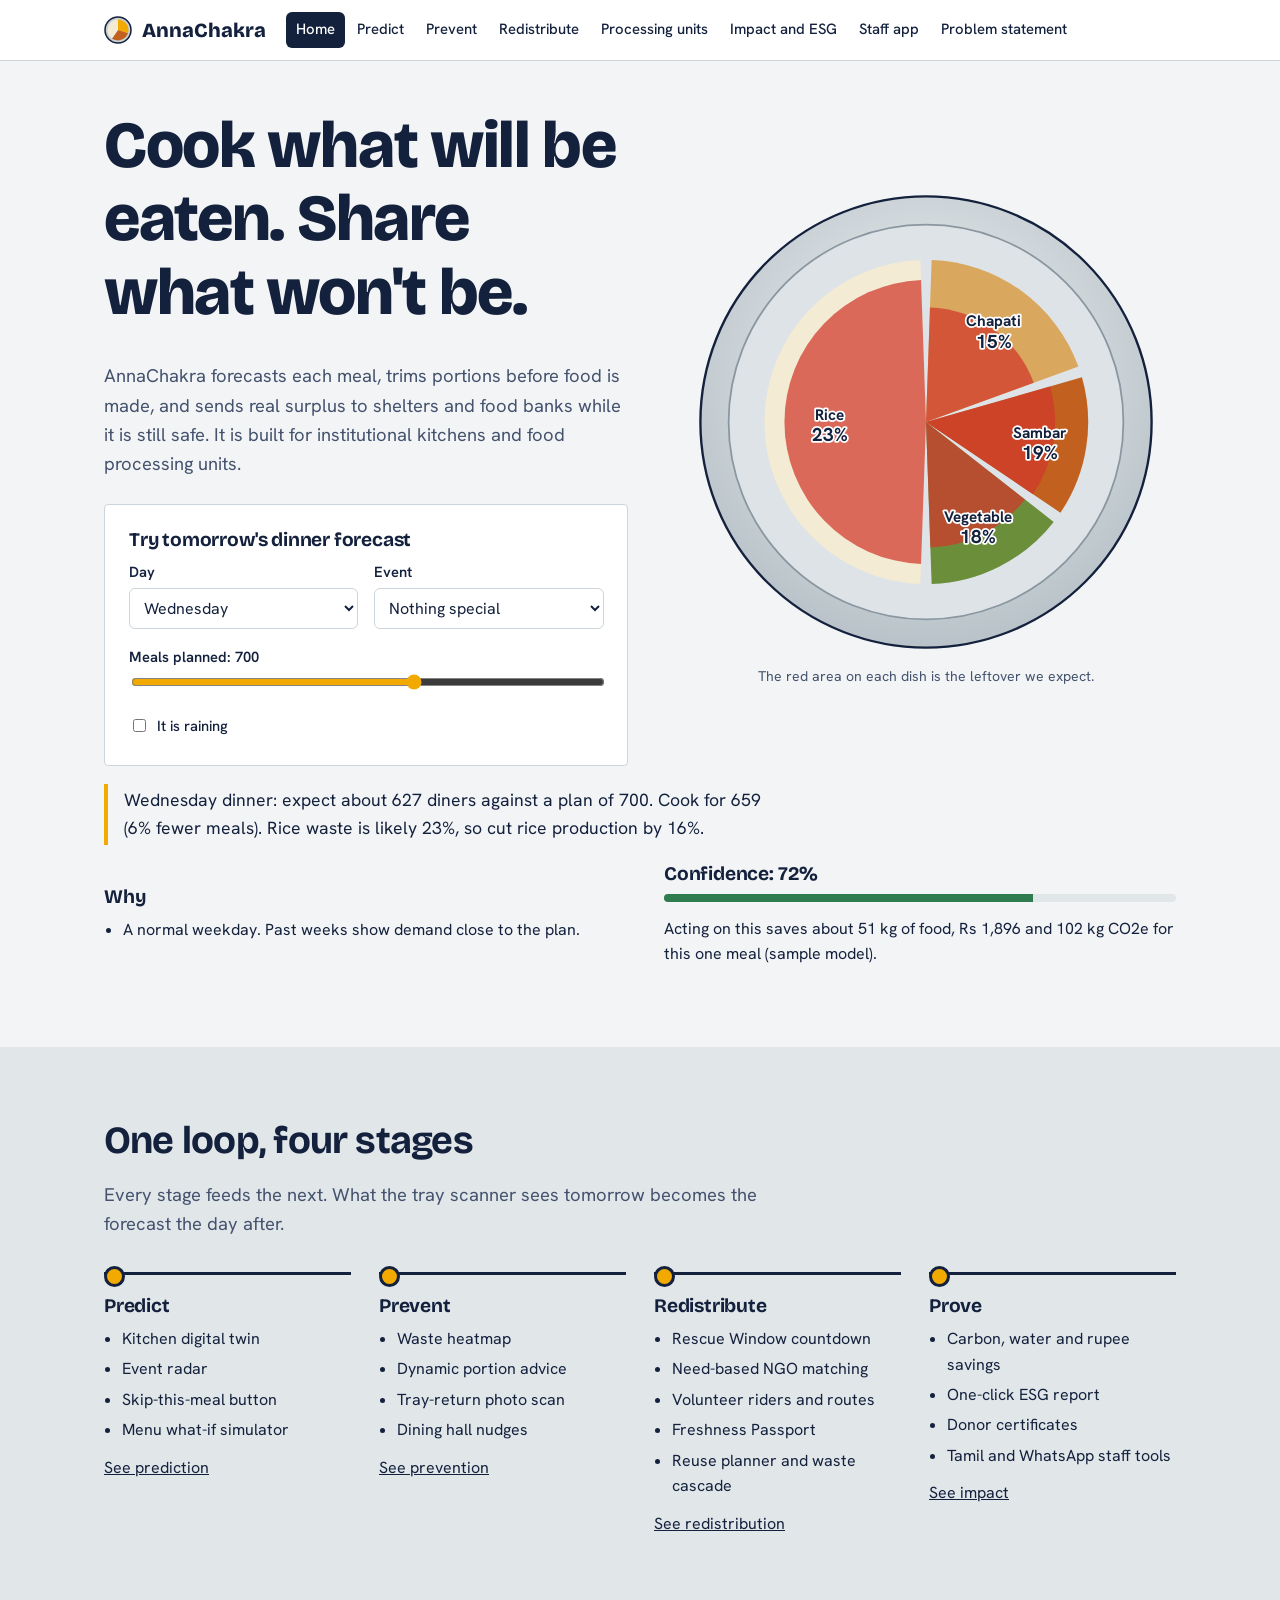
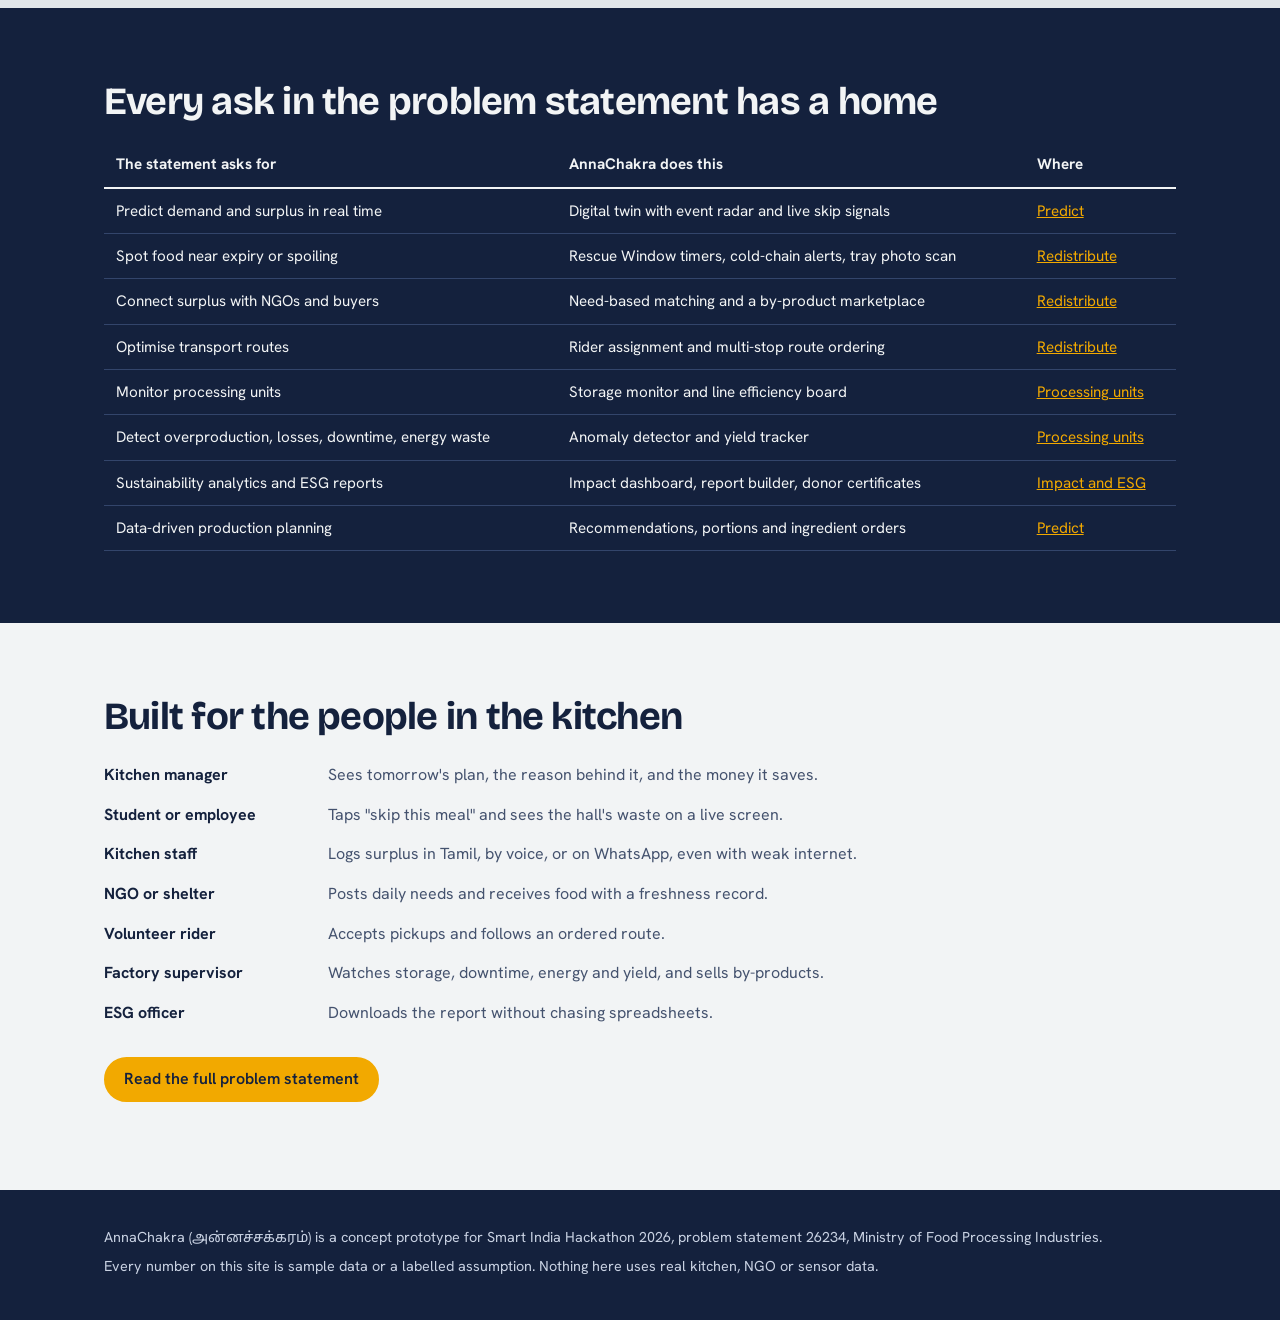
<file: index.html>
<!doctype html>
<html lang="en">
<head>
<meta charset="utf-8">
<meta name="viewport" content="width=device-width,initial-scale=1">
<title>AnnaChakra: cook what will be eaten, share what won't be</title>
<link rel="preconnect" href="https://fonts.googleapis.com"><link rel="preconnect" href="https://fonts.gstatic.com" crossorigin>
<link href="https://fonts.googleapis.com/css2?family=Bricolage+Grotesque:wght@600;700;800&family=Hanken+Grotesk:wght@400;500;600;700&family=Noto+Sans+Tamil:wght@400;600;700&display=swap" rel="stylesheet">
<link rel="stylesheet" href="style.css">
<style>
.hero{padding:48px 0 64px}
.hero .split{align-items:center}
.hero .panel{margin-top:24px}
.stage ul{padding-left:1.1em;margin:0 0 12px}
.stage li{margin-bottom:.3em}
dl.users{display:grid;grid-template-columns:200px 1fr;gap:14px 24px;margin:24px 0 0}
dl.users dt{font-weight:700}
dl.users dd{margin:0;color:var(--ink2)}
@media(max-width:640px){dl.users{grid-template-columns:1fr;gap:2px}dl.users dd{margin-bottom:12px}}
</style>
</head>
<body>
<header id="site-nav"></header>
<main id="main">

<section class="hero">
  <div class="wrap split">
    <div>
      <h1>Cook what will be eaten. Share what won't be.</h1>
      <p class="lede">AnnaChakra forecasts each meal, trims portions before food is made, and sends real surplus to shelters and food banks while it is still safe. It is built for institutional kitchens and food processing units.</p>
      <div class="panel">
        <h3>Try tomorrow's dinner forecast</h3>
        <div class="row">
          <div class="field"><label for="day">Day</label>
            <select id="day"><option value="0">Monday</option><option value="1">Tuesday</option><option value="2" selected>Wednesday</option><option value="3">Thursday</option><option value="4">Friday</option><option value="5">Saturday</option><option value="6">Sunday</option></select></div>
          <div class="field"><label for="event">Event</label>
            <select id="event"><option value="none">Nothing special</option><option value="exam">Exams</option><option value="fest">Fest</option><option value="holiday">Holiday</option></select></div>
        </div>
        <div class="field"><label for="planned">Meals planned: <span id="plannedOut">700</span></label>
          <input type="range" id="planned" min="400" max="900" step="10" value="700"></div>
        <label class="check"><input type="checkbox" id="rain"> It is raining</label>
      </div>
    </div>
    <div class="plate-col">
      <svg id="thali" viewBox="0 0 400 400" role="img" aria-label="A steel plate with rice, chapati, sambar and curry. Red areas show the leftover share expected for each dish."></svg>
      <p class="note" style="text-align:center;margin:8px auto 0">The red area on each dish is the leftover we expect.</p>
    </div>
  </div>
  <div class="wrap">
    <p class="out" id="rec" aria-live="polite"></p>
    <div class="split even">
      <div><h3>Why</h3><ul class="tight" id="why"></ul></div>
      <div>
        <h3>Confidence: <span id="conf"></span></h3>
        <div class="meter"><i id="confBar"></i></div>
        <p style="margin-top:14px" id="save"></p>
      </div>
    </div>
  </div>
</section>

<section class="band">
  <div class="wrap">
    <h2>One loop, four stages</h2>
    <p class="lede">Every stage feeds the next. What the tray scanner sees tomorrow becomes the forecast the day after.</p>
    <div class="loop">
      <div class="stage">
        <h3>Predict</h3>
        <ul><li>Kitchen digital twin</li><li>Event radar</li><li>Skip-this-meal button</li><li>Menu what-if simulator</li></ul>
        <a href="predict.html">See prediction</a>
      </div>
      <div class="stage">
        <h3>Prevent</h3>
        <ul><li>Waste heatmap</li><li>Dynamic portion advice</li><li>Tray-return photo scan</li><li>Dining hall nudges</li></ul>
        <a href="prevent.html">See prevention</a>
      </div>
      <div class="stage">
        <h3>Redistribute</h3>
        <ul><li>Rescue Window countdown</li><li>Need-based NGO matching</li><li>Volunteer riders and routes</li><li>Freshness Passport</li><li>Reuse planner and waste cascade</li></ul>
        <a href="redistribute.html">See redistribution</a>
      </div>
      <div class="stage">
        <h3>Prove</h3>
        <ul><li>Carbon, water and rupee savings</li><li>One-click ESG report</li><li>Donor certificates</li><li>Tamil and WhatsApp staff tools</li></ul>
        <a href="impact.html">See impact</a>
      </div>
    </div>
  </div>
</section>

<section class="band-ink">
  <div class="wrap">
    <h2>Every ask in the problem statement has a home</h2>
    <div class="tablewrap">
    <table>
      <thead><tr><th>The statement asks for</th><th>AnnaChakra does this</th><th>Where</th></tr></thead>
      <tbody>
        <tr><td>Predict demand and surplus in real time</td><td>Digital twin with event radar and live skip signals</td><td><a href="predict.html">Predict</a></td></tr>
        <tr><td>Spot food near expiry or spoiling</td><td>Rescue Window timers, cold-chain alerts, tray photo scan</td><td><a href="redistribute.html">Redistribute</a></td></tr>
        <tr><td>Connect surplus with NGOs and buyers</td><td>Need-based matching and a by-product marketplace</td><td><a href="redistribute.html">Redistribute</a></td></tr>
        <tr><td>Optimise transport routes</td><td>Rider assignment and multi-stop route ordering</td><td><a href="redistribute.html">Redistribute</a></td></tr>
        <tr><td>Monitor processing units</td><td>Storage monitor and line efficiency board</td><td><a href="processing.html">Processing units</a></td></tr>
        <tr><td>Detect overproduction, losses, downtime, energy waste</td><td>Anomaly detector and yield tracker</td><td><a href="processing.html">Processing units</a></td></tr>
        <tr><td>Sustainability analytics and ESG reports</td><td>Impact dashboard, report builder, donor certificates</td><td><a href="impact.html">Impact and ESG</a></td></tr>
        <tr><td>Data-driven production planning</td><td>Recommendations, portions and ingredient orders</td><td><a href="predict.html">Predict</a></td></tr>
      </tbody>
    </table>
    </div>
  </div>
</section>

<section>
  <div class="wrap">
    <h2>Built for the people in the kitchen</h2>
    <dl class="users">
      <dt>Kitchen manager</dt><dd>Sees tomorrow's plan, the reason behind it, and the money it saves.</dd>
      <dt>Student or employee</dt><dd>Taps "skip this meal" and sees the hall's waste on a live screen.</dd>
      <dt>Kitchen staff</dt><dd>Logs surplus in Tamil, by voice, or on WhatsApp, even with weak internet.</dd>
      <dt>NGO or shelter</dt><dd>Posts daily needs and receives food with a freshness record.</dd>
      <dt>Volunteer rider</dt><dd>Accepts pickups and follows an ordered route.</dd>
      <dt>Factory supervisor</dt><dd>Watches storage, downtime, energy and yield, and sells by-products.</dd>
      <dt>ESG officer</dt><dd>Downloads the report without chasing spreadsheets.</dd>
    </dl>
    <p style="margin-top:32px"><a class="btn gold" href="about.html">Read the full problem statement</a></p>
  </div>
</section>

</main>
<footer id="site-foot"></footer>
<script src="common.js"></script>
<script>
(function(){
  const el=id=>document.getElementById(id);
  const s={planned:700,day:2,event:'none',rain:false,skips:0};
  function run(){
    s.planned=+el('planned').value;s.day=+el('day').value;s.event=el('event').value;s.rain=el('rain').checked;
    el('plannedOut').textContent=s.planned;
    const f=AC.forecast(s);
    AC.renderThali(el('thali'),f);
    el('rec').textContent=AC.describe(f,s);
    el('why').innerHTML=f.reasons.map(r=>'<li>'+r+'</li>').join('');
    el('conf').textContent=f.conf+'%';
    el('confBar').style.width=f.conf+'%';
    el('save').textContent='Acting on this saves about '+AC.fmt(f.savedKg)+' kg of food, Rs '+AC.fmt(f.savedRs)+' and '+AC.fmt(f.co2)+' kg CO2e for this one meal (sample model).';
  }
  ['planned','day','event','rain'].forEach(id=>el(id).addEventListener('input',run));
  run();
})();
</script>
</body>
</html>
</file>
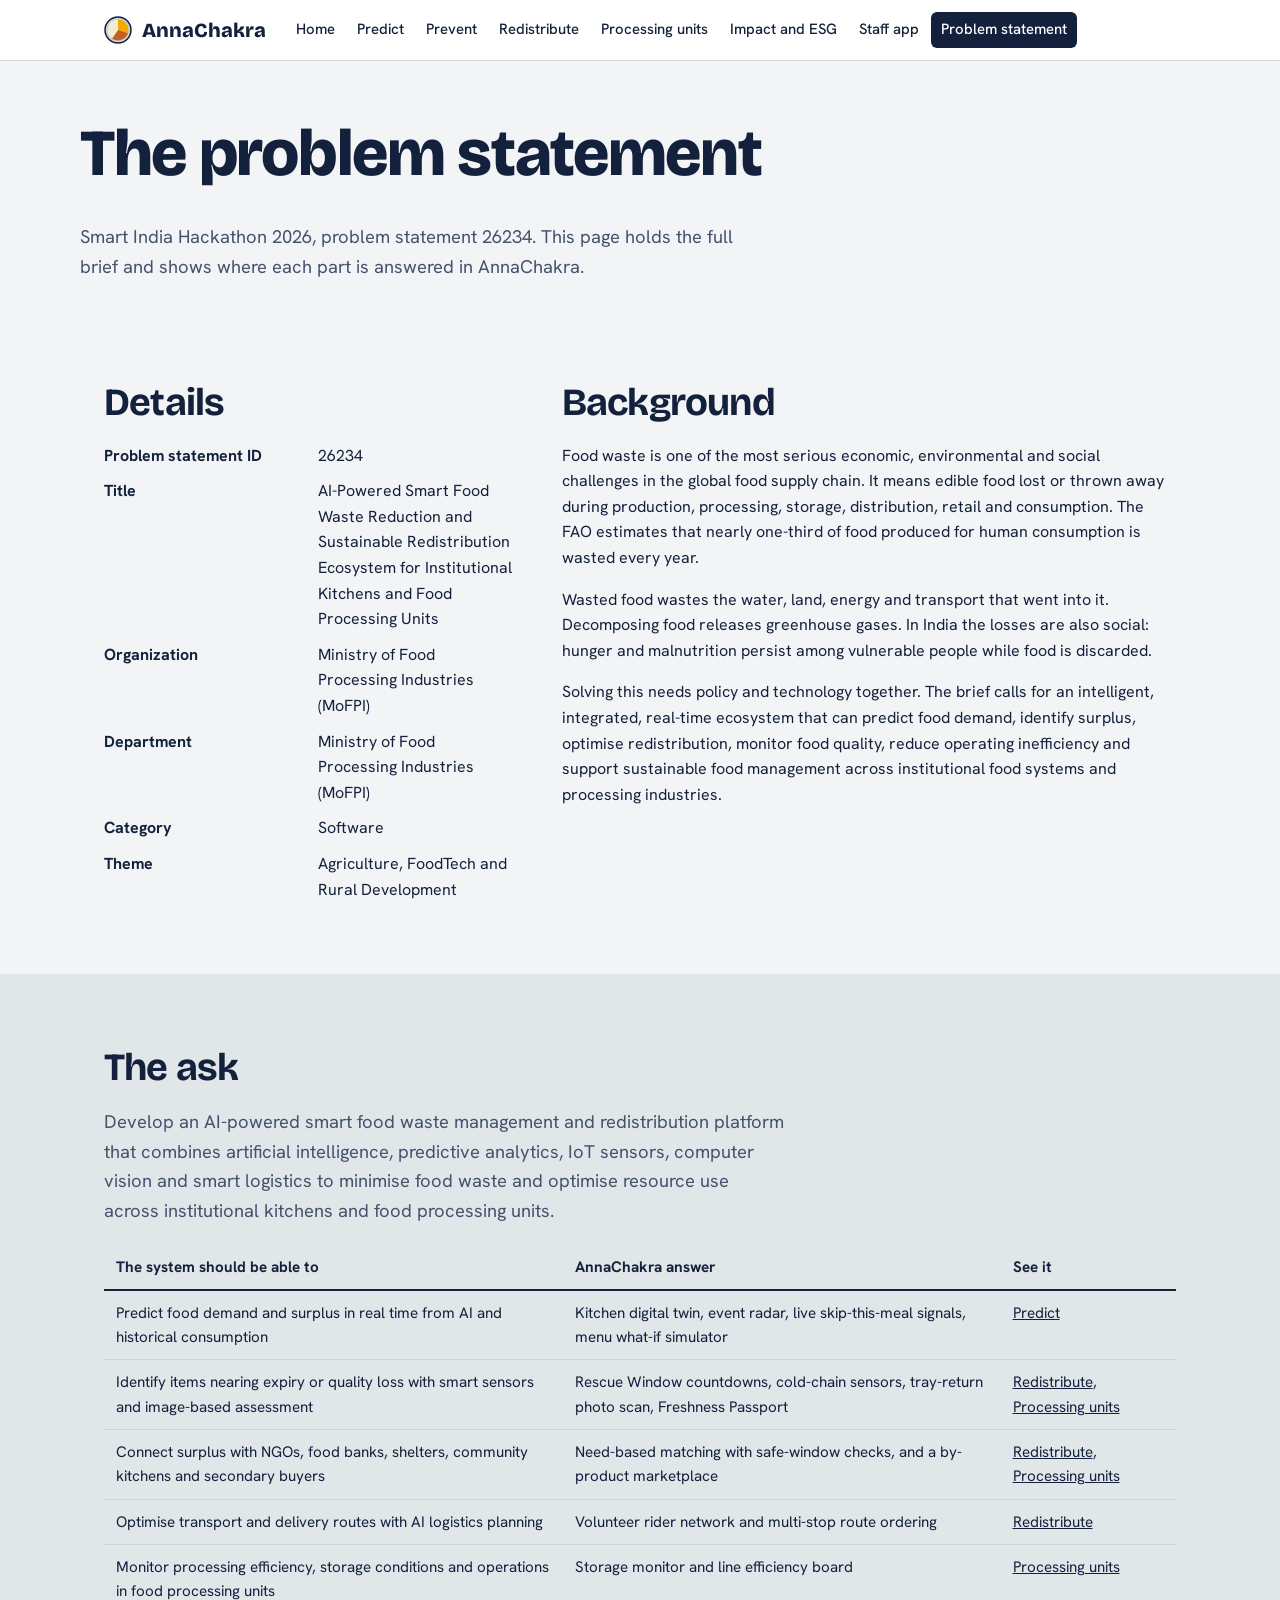
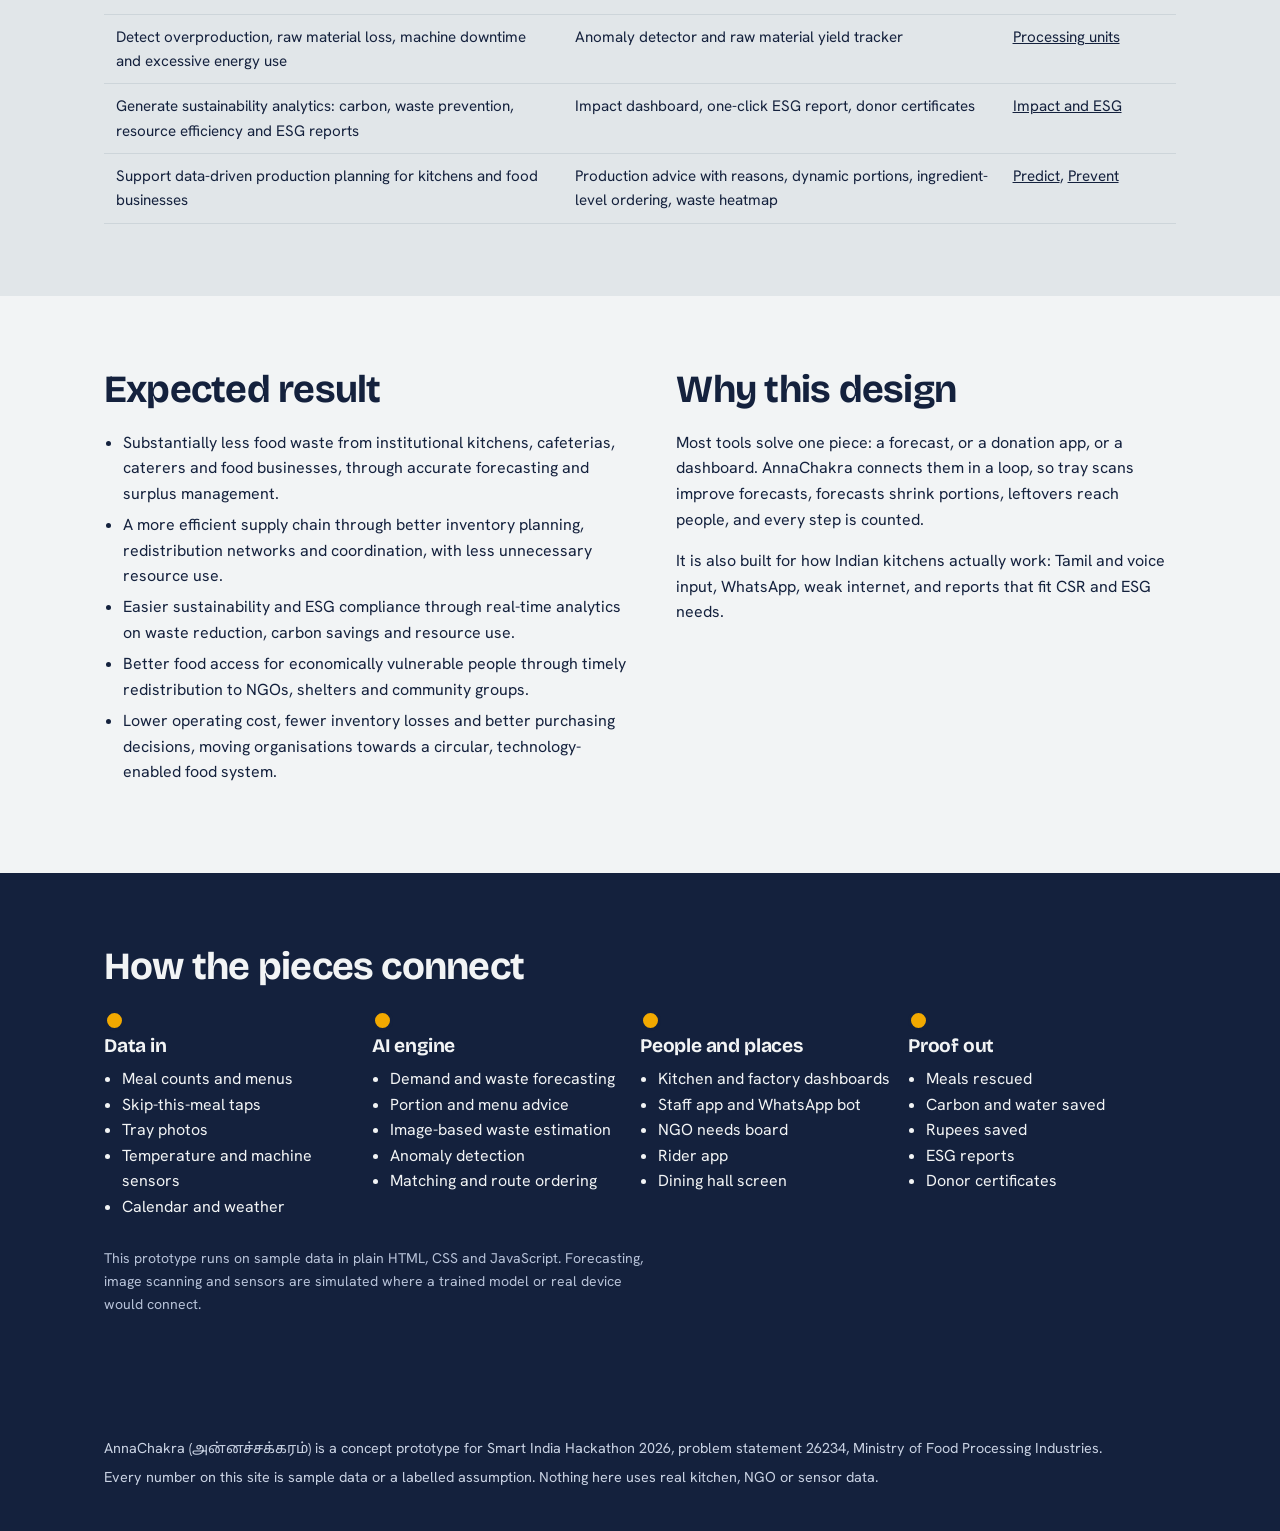
<file: about.html>
<!doctype html>
<html lang="en">
<head>
<meta charset="utf-8">
<meta name="viewport" content="width=device-width,initial-scale=1">
<title>Problem statement | AnnaChakra</title>
<link rel="preconnect" href="https://fonts.googleapis.com"><link rel="preconnect" href="https://fonts.gstatic.com" crossorigin>
<link href="https://fonts.googleapis.com/css2?family=Bricolage+Grotesque:wght@600;700;800&family=Hanken+Grotesk:wght@400;500;600;700&family=Noto+Sans+Tamil:wght@400;600;700&display=swap" rel="stylesheet">
<link rel="stylesheet" href="style.css">
<style>
dl.meta{display:grid;grid-template-columns:190px 1fr;gap:10px 24px;margin:0}
dl.meta dt{font-weight:700}
dl.meta dd{margin:0}
@media(max-width:640px){dl.meta{grid-template-columns:1fr;gap:0}dl.meta dd{margin-bottom:12px}}
.arch{display:grid;grid-template-columns:repeat(4,1fr);gap:0;margin-top:28px}
.arch>div{border-top:3px solid var(--ink);padding:16px 16px 0 0;position:relative}
.arch>div::before{content:"";position:absolute;top:-9px;left:0;width:15px;height:15px;border-radius:50%;background:var(--gold);border:3px solid var(--ink)}
.arch ul{padding-left:1.1em;margin:0}
@media(max-width:860px){.arch{grid-template-columns:1fr;gap:8px}.arch>div{border-top:0;border-left:3px solid var(--ink);padding:0 0 20px 22px}.arch>div::before{top:2px;left:-9px}}
</style>
</head>
<body>
<header id="site-nav"></header>
<main id="main">

<div class="wrap pagehead">
  <h1>The problem statement</h1>
  <p class="lede">Smart India Hackathon 2026, problem statement 26234. This page holds the full brief and shows where each part is answered in AnnaChakra.</p>
</div>

<section>
  <div class="wrap split wide-right">
    <div>
      <h2>Details</h2>
      <dl class="meta">
        <dt>Problem statement ID</dt><dd>26234</dd>
        <dt>Title</dt><dd>AI-Powered Smart Food Waste Reduction and Sustainable Redistribution Ecosystem for Institutional Kitchens and Food Processing Units</dd>
        <dt>Organization</dt><dd>Ministry of Food Processing Industries (MoFPI)</dd>
        <dt>Department</dt><dd>Ministry of Food Processing Industries (MoFPI)</dd>
        <dt>Category</dt><dd>Software</dd>
        <dt>Theme</dt><dd>Agriculture, FoodTech and Rural Development</dd>
      </dl>
    </div>
    <div>
      <h2>Background</h2>
      <p>Food waste is one of the most serious economic, environmental and social challenges in the global food supply chain. It means edible food lost or thrown away during production, processing, storage, distribution, retail and consumption. The FAO estimates that nearly one-third of food produced for human consumption is wasted every year.</p>
      <p>Wasted food wastes the water, land, energy and transport that went into it. Decomposing food releases greenhouse gases. In India the losses are also social: hunger and malnutrition persist among vulnerable people while food is discarded.</p>
      <p>Solving this needs policy and technology together. The brief calls for an intelligent, integrated, real-time ecosystem that can predict food demand, identify surplus, optimise redistribution, monitor food quality, reduce operating inefficiency and support sustainable food management across institutional food systems and processing industries.</p>
    </div>
  </div>
</section>

<section class="band">
  <div class="wrap">
    <h2>The ask</h2>
    <p class="lede">Develop an AI-powered smart food waste management and redistribution platform that combines artificial intelligence, predictive analytics, IoT sensors, computer vision and smart logistics to minimise food waste and optimise resource use across institutional kitchens and food processing units.</p>
    <div class="tablewrap"><table>
      <thead><tr><th>The system should be able to</th><th>AnnaChakra answer</th><th>See it</th></tr></thead>
      <tbody>
        <tr><td>Predict food demand and surplus in real time from AI and historical consumption</td><td>Kitchen digital twin, event radar, live skip-this-meal signals, menu what-if simulator</td><td><a href="predict.html">Predict</a></td></tr>
        <tr><td>Identify items nearing expiry or quality loss with smart sensors and image-based assessment</td><td>Rescue Window countdowns, cold-chain sensors, tray-return photo scan, Freshness Passport</td><td><a href="redistribute.html">Redistribute</a>, <a href="processing.html">Processing units</a></td></tr>
        <tr><td>Connect surplus with NGOs, food banks, shelters, community kitchens and secondary buyers</td><td>Need-based matching with safe-window checks, and a by-product marketplace</td><td><a href="redistribute.html">Redistribute</a>, <a href="processing.html">Processing units</a></td></tr>
        <tr><td>Optimise transport and delivery routes with AI logistics planning</td><td>Volunteer rider network and multi-stop route ordering</td><td><a href="redistribute.html">Redistribute</a></td></tr>
        <tr><td>Monitor processing efficiency, storage conditions and operations in food processing units</td><td>Storage monitor and line efficiency board</td><td><a href="processing.html">Processing units</a></td></tr>
        <tr><td>Detect overproduction, raw material loss, machine downtime and excessive energy use</td><td>Anomaly detector and raw material yield tracker</td><td><a href="processing.html">Processing units</a></td></tr>
        <tr><td>Generate sustainability analytics: carbon, waste prevention, resource efficiency and ESG reports</td><td>Impact dashboard, one-click ESG report, donor certificates</td><td><a href="impact.html">Impact and ESG</a></td></tr>
        <tr><td>Support data-driven production planning for kitchens and food businesses</td><td>Production advice with reasons, dynamic portions, ingredient-level ordering, waste heatmap</td><td><a href="predict.html">Predict</a>, <a href="prevent.html">Prevent</a></td></tr>
      </tbody>
    </table></div>
  </div>
</section>

<section>
  <div class="wrap split">
    <div>
      <h2>Expected result</h2>
      <ul class="tight">
        <li>Substantially less food waste from institutional kitchens, cafeterias, caterers and food businesses, through accurate forecasting and surplus management.</li>
        <li>A more efficient supply chain through better inventory planning, redistribution networks and coordination, with less unnecessary resource use.</li>
        <li>Easier sustainability and ESG compliance through real-time analytics on waste reduction, carbon savings and resource use.</li>
        <li>Better food access for economically vulnerable people through timely redistribution to NGOs, shelters and community groups.</li>
        <li>Lower operating cost, fewer inventory losses and better purchasing decisions, moving organisations towards a circular, technology-enabled food system.</li>
      </ul>
    </div>
    <div>
      <h2>Why this design</h2>
      <p>Most tools solve one piece: a forecast, or a donation app, or a dashboard. AnnaChakra connects them in a loop, so tray scans improve forecasts, forecasts shrink portions, leftovers reach people, and every step is counted.</p>
      <p>It is also built for how Indian kitchens actually work: Tamil and voice input, WhatsApp, weak internet, and reports that fit CSR and ESG needs.</p>
    </div>
  </div>
</section>

<section class="band-ink">
  <div class="wrap">
    <h2>How the pieces connect</h2>
    <div class="arch">
      <div><h3>Data in</h3><ul><li>Meal counts and menus</li><li>Skip-this-meal taps</li><li>Tray photos</li><li>Temperature and machine sensors</li><li>Calendar and weather</li></ul></div>
      <div><h3>AI engine</h3><ul><li>Demand and waste forecasting</li><li>Portion and menu advice</li><li>Image-based waste estimation</li><li>Anomaly detection</li><li>Matching and route ordering</li></ul></div>
      <div><h3>People and places</h3><ul><li>Kitchen and factory dashboards</li><li>Staff app and WhatsApp bot</li><li>NGO needs board</li><li>Rider app</li><li>Dining hall screen</li></ul></div>
      <div><h3>Proof out</h3><ul><li>Meals rescued</li><li>Carbon and water saved</li><li>Rupees saved</li><li>ESG reports</li><li>Donor certificates</li></ul></div>
    </div>
    <p class="note" style="margin-top:28px">This prototype runs on sample data in plain HTML, CSS and JavaScript. Forecasting, image scanning and sensors are simulated where a trained model or real device would connect.</p>
  </div>
</section>

</main>
<footer id="site-foot"></footer>
<script src="common.js"></script>
</body>
</html>
</file>
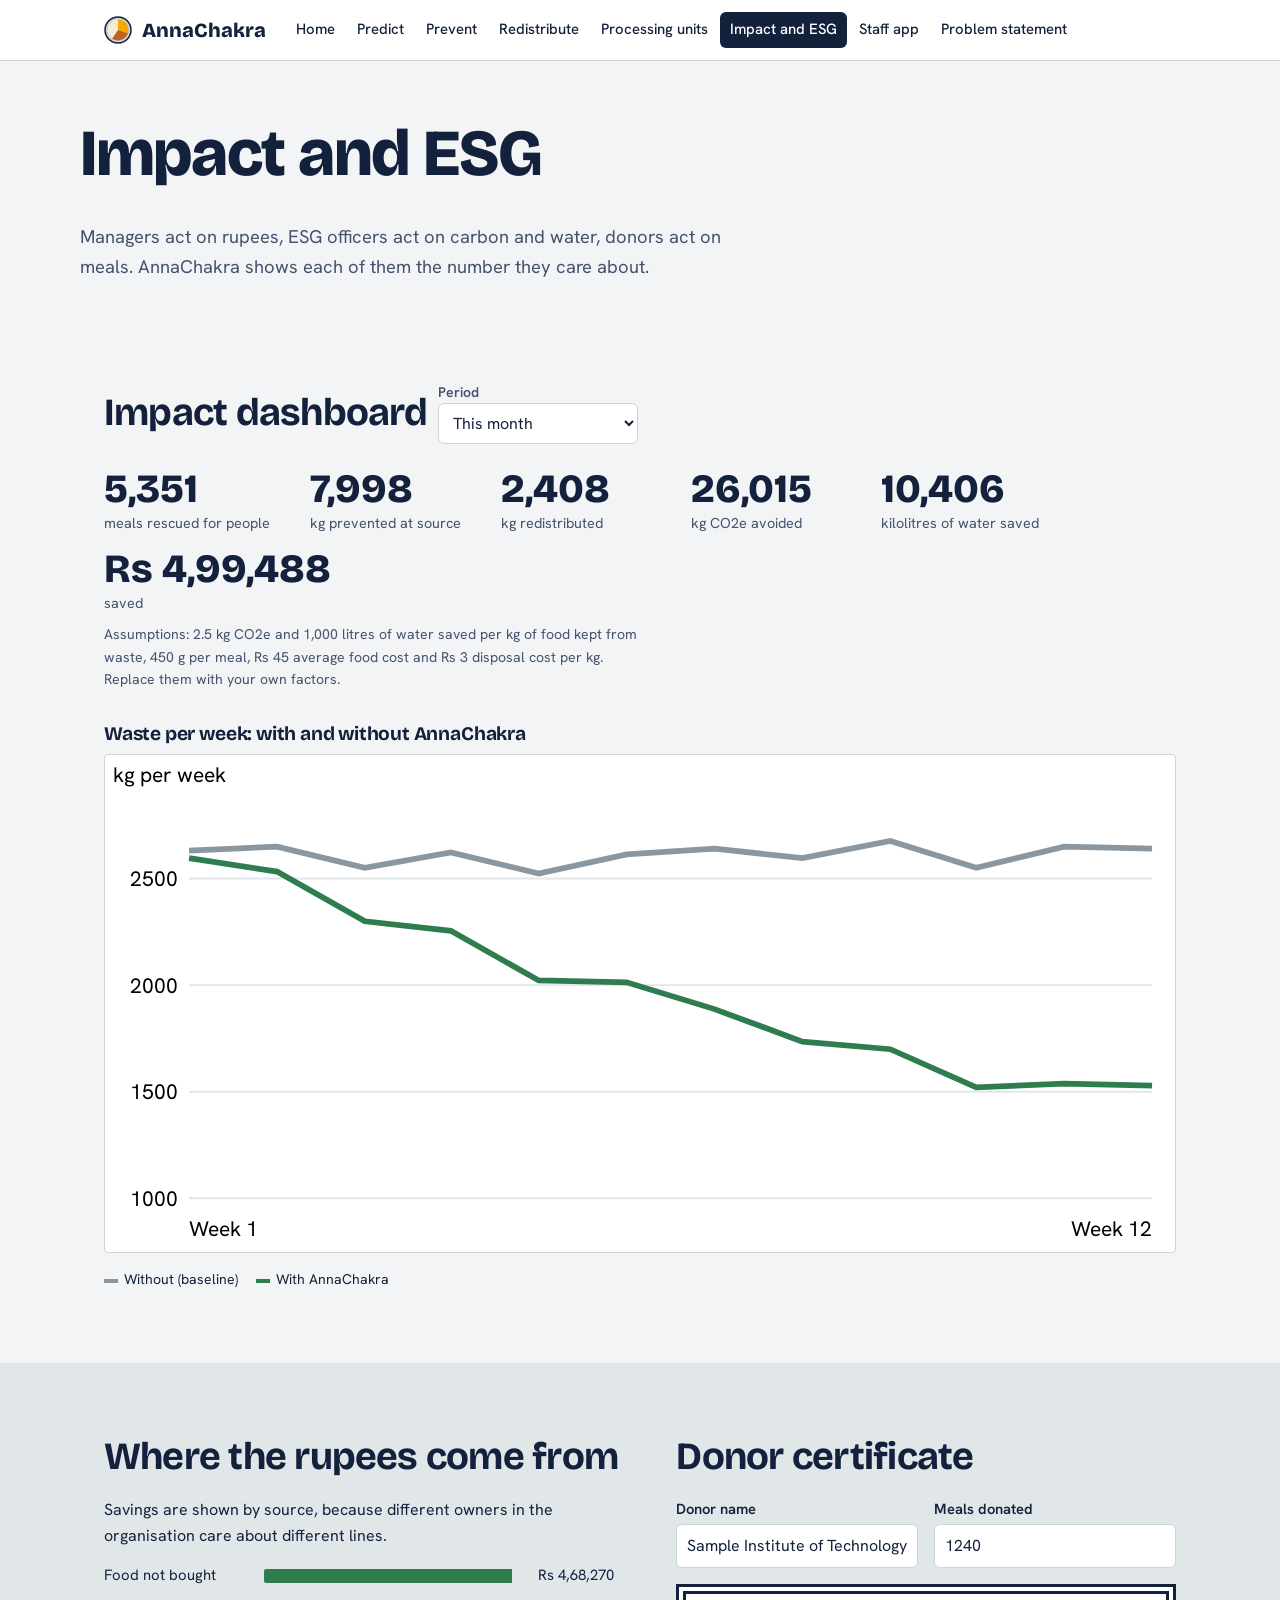
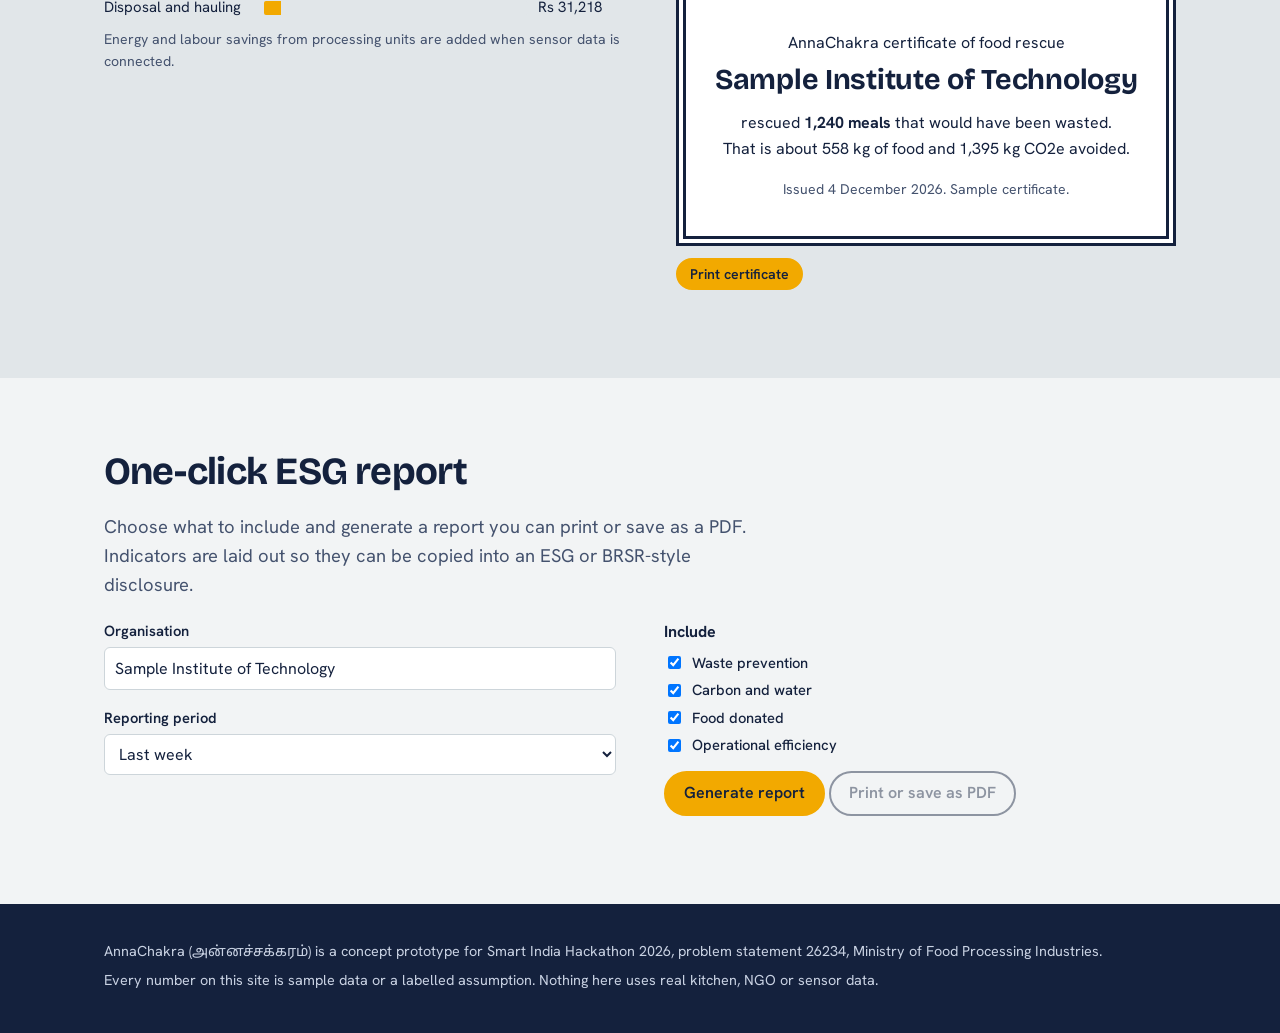
<file: impact.html>
<!doctype html>
<html lang="en">
<head>
<meta charset="utf-8">
<meta name="viewport" content="width=device-width,initial-scale=1">
<title>Impact and ESG | AnnaChakra</title>
<link rel="preconnect" href="https://fonts.googleapis.com"><link rel="preconnect" href="https://fonts.gstatic.com" crossorigin>
<link href="https://fonts.googleapis.com/css2?family=Bricolage+Grotesque:wght@600;700;800&family=Hanken+Grotesk:wght@400;500;600;700&family=Noto+Sans+Tamil:wght@400;600;700&display=swap" rel="stylesheet">
<link rel="stylesheet" href="style.css">
<style>
.kpis{display:flex;flex-wrap:wrap;gap:12px 40px;margin:24px 0 8px}
.kpis div{min-width:150px}
.kpis b{display:block;font:800 2.5rem 'Bricolage Grotesque',sans-serif;line-height:1.05}
.kpis span{font-size:.9rem;color:var(--ink2)}
.chart{width:100%;height:auto;background:#fff;border:1px solid var(--line);border-radius:4px}
@media print{body.pc .pagehead,body.pc .strip,body.pc main>section:not(#costSection),body.pc #costSection .split>div:first-child,body.pc #costSection h2{display:none}body.pr .pagehead,body.pr main>section:not(#reportSection){display:none}body.pr #reportSection h2,body.pr #reportSection .lede{display:none}}
.lg{display:flex;gap:18px;flex-wrap:wrap;font-size:.88rem;margin-top:8px}
.lg i{display:inline-block;width:14px;height:4px;margin-right:6px;vertical-align:middle}
</style>
</head>
<body>
<header id="site-nav"></header>
<main id="main">

<div class="wrap pagehead">
  <h1>Impact and ESG</h1>
  <p class="lede">Managers act on rupees, ESG officers act on carbon and water, donors act on meals. AnnaChakra shows each of them the number they care about.</p>
</div>

<section>
  <div class="wrap">
    <div class="inline">
      <h2 style="margin:0">Impact dashboard</h2>
      <div style="width:200px"><label for="period" class="note" style="margin:0">Period</label>
        <select id="period"><option value="1">This week</option><option value="4.3" selected>This month</option><option value="18">This semester</option></select></div>
    </div>
    <div class="kpis" id="kpis" aria-live="polite"></div>
    <p class="note">Assumptions: 2.5 kg CO2e and 1,000 litres of water saved per kg of food kept from waste, 450 g per meal, Rs 45 average food cost and Rs 3 disposal cost per kg. Replace them with your own factors.</p>
    <h3 style="margin-top:32px">Waste per week: with and without AnnaChakra</h3>
    <div id="trend"></div>
    <div class="lg"><span><i style="background:#8A97A0"></i>Without (baseline)</span><span><i style="background:#2F7D4F"></i>With AnnaChakra</span></div>
  </div>
</section>

<section class="band" id="costSection">
  <div class="wrap split">
    <div>
      <h2>Where the rupees come from</h2>
      <p>Savings are shown by source, because different owners in the organisation care about different lines.</p>
      <div id="cost"></div>
    </div>
    <div>
      <h2>Donor certificate</h2>
      <div class="row noprint">
        <div class="field"><label for="dName">Donor name</label><input type="text" id="dName" value="Sample Institute of Technology"></div>
        <div class="field"><label for="dMeals">Meals donated</label><input type="number" id="dMeals" min="1" value="1240"></div>
      </div>
      <div class="cert" id="cert"></div>
      <p style="margin-top:12px" class="noprint"><button class="btn gold small" id="printCert" type="button">Print certificate</button></p>
    </div>
  </div>
</section>

<section id="reportSection">
  <div class="wrap">
    <h2>One-click ESG report</h2>
    <p class="lede">Choose what to include and generate a report you can print or save as a PDF. Indicators are laid out so they can be copied into an ESG or BRSR-style disclosure.</p>
    <div class="split even noprint">
      <div>
        <div class="field"><label for="rOrg">Organisation</label><input type="text" id="rOrg" value="Sample Institute of Technology"></div>
        <div class="field"><label for="rPer">Reporting period</label><select id="rPer"><option value="1">Last week</option><option value="4.3">Last month</option><option value="18">Last semester</option></select></div>
      </div>
      <div>
        <p style="margin-bottom:6px"><b>Include</b></p>
        <label class="check"><input type="checkbox" class="sec" value="waste" checked> Waste prevention</label>
        <label class="check"><input type="checkbox" class="sec" value="carbon" checked> Carbon and water</label>
        <label class="check"><input type="checkbox" class="sec" value="social" checked> Food donated</label>
        <label class="check"><input type="checkbox" class="sec" value="ops" checked> Operational efficiency</label>
        <p style="margin-top:14px"><button class="btn gold" id="genReport" type="button">Generate report</button> <button class="btn ghost" id="printReport" type="button" disabled>Print or save as PDF</button></p>
      </div>
    </div>
    <div class="report" id="report" hidden></div>
  </div>
</section>

</main>
<footer id="site-foot"></footer>
<script src="common.js"></script>
<script>
(function(){
  const el=id=>document.getElementById(id);
  const W={prevented:1860,redistributed:560};
  const calc=k=>{const p=W.prevented*k,r=W.redistributed*k,t=p+r;return{p,r,t,meals:r*1000/450,co2:t*2.5,water:t,rs:t*45+t*3,food:t*45,disp:t*3};};
  function kpis(){
    const k=calc(+el('period').value);
    const items=[[AC.fmt(k.meals),'meals rescued for people'],[AC.fmt(k.p),'kg prevented at source'],[AC.fmt(k.r),'kg redistributed'],[AC.fmt(k.co2),'kg CO2e avoided'],[AC.fmt(k.water),'kilolitres of water saved'],['Rs '+AC.fmt(k.rs),'saved']];
    el('kpis').innerHTML=items.map(i=>'<div><b>'+i[0]+'</b><span>'+i[1]+'</span></div>').join('');
    const parts=[['Food not bought',k.food,'#2F7D4F'],['Disposal and hauling',k.disp,'#F2A900']];
    el('cost').innerHTML=parts.map(p=>'<div class="hbar" style="grid-template-columns:150px 1fr 90px"><span>'+p[0]+'</span><div class="track"><div class="fill" style="width:'+(p[1]/k.rs*100)+'%;background:'+p[2]+'"></div></div><span>Rs '+AC.fmt(p[1])+'</span></div>').join('')+'<p class="note">Energy and labour savings from processing units are added when sensor data is connected.</p>';
  }
  el('period').addEventListener('input',kpis);kpis();

  // Trend
  const r=AC.rng(5);
  const base=Array.from({length:12},()=>Math.round(2600+(r()-.5)*180));
  const withA=base.map((b,i)=>Math.round(b*(1-Math.min(.42,i*.045+(r()*.02)))));
  (function(){
    const Wd=560,H=260,pad=44,mx=2900,mn=1000;
    const X=i=>pad+i/11*(Wd-pad-12),Y=v=>H-28-(v-mn)/(mx-mn)*(H-48);
    const line=(d,c)=>'<polyline fill="none" stroke="'+c+'" stroke-width="3" points="'+d.map((v,i)=>X(i).toFixed(0)+','+Y(v).toFixed(0)).join(' ')+'"/>';
    let g='<svg class="chart" viewBox="0 0 '+Wd+' '+H+'" role="img" aria-label="Weekly waste over 12 weeks, falling with AnnaChakra">';
    [1000,1500,2000,2500].forEach(v=>{g+='<line x1="'+pad+'" x2="'+(Wd-12)+'" y1="'+Y(v)+'" y2="'+Y(v)+'" stroke="#E1E6E9"/><text x="'+(pad-6)+'" y="'+(Y(v)+4)+'" font-size="11" text-anchor="end">'+v+'</text>';});
    g+=line(base,'#8A97A0')+line(withA,'#2F7D4F')+'<text x="'+pad+'" y="'+(H-8)+'" font-size="11">Week 1</text><text x="'+(Wd-12)+'" y="'+(H-8)+'" font-size="11" text-anchor="end">Week 12</text><text x="4" y="14" font-size="11">kg per week</text></svg>';
    el('trend').innerHTML=g;
  })();

  // Certificate
  const esc=s=>String(s).replace(/[&<>"]/g,c=>({'&':'&amp;','<':'&lt;','>':'&gt;','"':'&quot;'}[c]));
  function cert(){
    const n=Math.max(1,+el('dMeals').value||1);
    el('cert').innerHTML='<p style="margin:0 auto 8px">AnnaChakra certificate of food rescue</p><h3>'+esc(el('dName').value||'Donor')+'</h3><p style="margin:0 auto">rescued <b>'+AC.fmt(n)+' meals</b> that would have been wasted.<br>That is about '+AC.fmt(n*.45)+' kg of food and '+AC.fmt(n*.45*2.5)+' kg CO2e avoided.</p><p class="note" style="margin:16px auto 0">Issued '+new Date().toLocaleDateString('en-IN',{day:'numeric',month:'long',year:'numeric'})+'. Sample certificate.</p>';
  }
  ['dName','dMeals'].forEach(id=>el(id).addEventListener('input',cert));cert();
  el('printCert').addEventListener('click',()=>{document.body.classList.add('pc');window.print();document.body.classList.remove('pc');});

  // Report
  el('genReport').addEventListener('click',()=>{
    const k=calc(+el('rPer').value),on=v=>document.querySelector('.sec[value="'+v+'"]').checked;
    const per=el('rPer').selectedOptions[0].textContent.toLowerCase();
    const tbl=rows=>'<table><thead><tr><th>Indicator</th><th class="num">Value</th></tr></thead><tbody>'+rows.map(x=>'<tr><td>'+x[0]+'</td><td class="num">'+x[1]+'</td></tr>').join('')+'</tbody></table>';
    let h='<h2>Food waste and sustainability report</h2><p><b>'+esc(el('rOrg').value)+'</b>, '+per+'. Generated '+new Date().toLocaleDateString('en-IN')+'.</p>';
    if(on('waste'))h+='<h3>Waste prevention</h3>'+tbl([['Food waste prevented at source (kg)',AC.fmt(k.p)],['Food redistributed (kg)',AC.fmt(k.r)],['Total diverted from disposal (kg)',AC.fmt(k.t)]]);
    if(on('carbon'))h+='<h3>Carbon and water</h3>'+tbl([['GHG emissions avoided (kg CO2e)',AC.fmt(k.co2)],['Water saved (kilolitres)',AC.fmt(k.water)]]);
    if(on('social'))h+='<h3>Food donated</h3>'+tbl([['Meals donated to shelters and food banks',AC.fmt(k.meals)],['Partner organisations served','5']]);
    if(on('ops'))h+='<h3>Operational efficiency</h3>'+tbl([['Estimated cost saved (Rs)',AC.fmt(k.rs)],['Food cost avoided (Rs)',AC.fmt(k.food)],['Disposal cost avoided (Rs)',AC.fmt(k.disp)]]);
    h+='<p class="note" style="margin-top:20px">Method: forecast-based production cuts and confirmed rescue deliveries. Emission and water factors are sample assumptions (2.5 kg CO2e and 1,000 litres per kg) and should be replaced with the organisation\'s approved factors.</p>';
    el('report').innerHTML=h;el('report').hidden=false;el('printReport').disabled=false;
    el('report').scrollIntoView({behavior:'smooth',block:'start'});
  });
  el('printReport').addEventListener('click',()=>{document.body.classList.add('pr');window.print();document.body.classList.remove('pr');});
})();
</script>
</body>
</html>
</file>
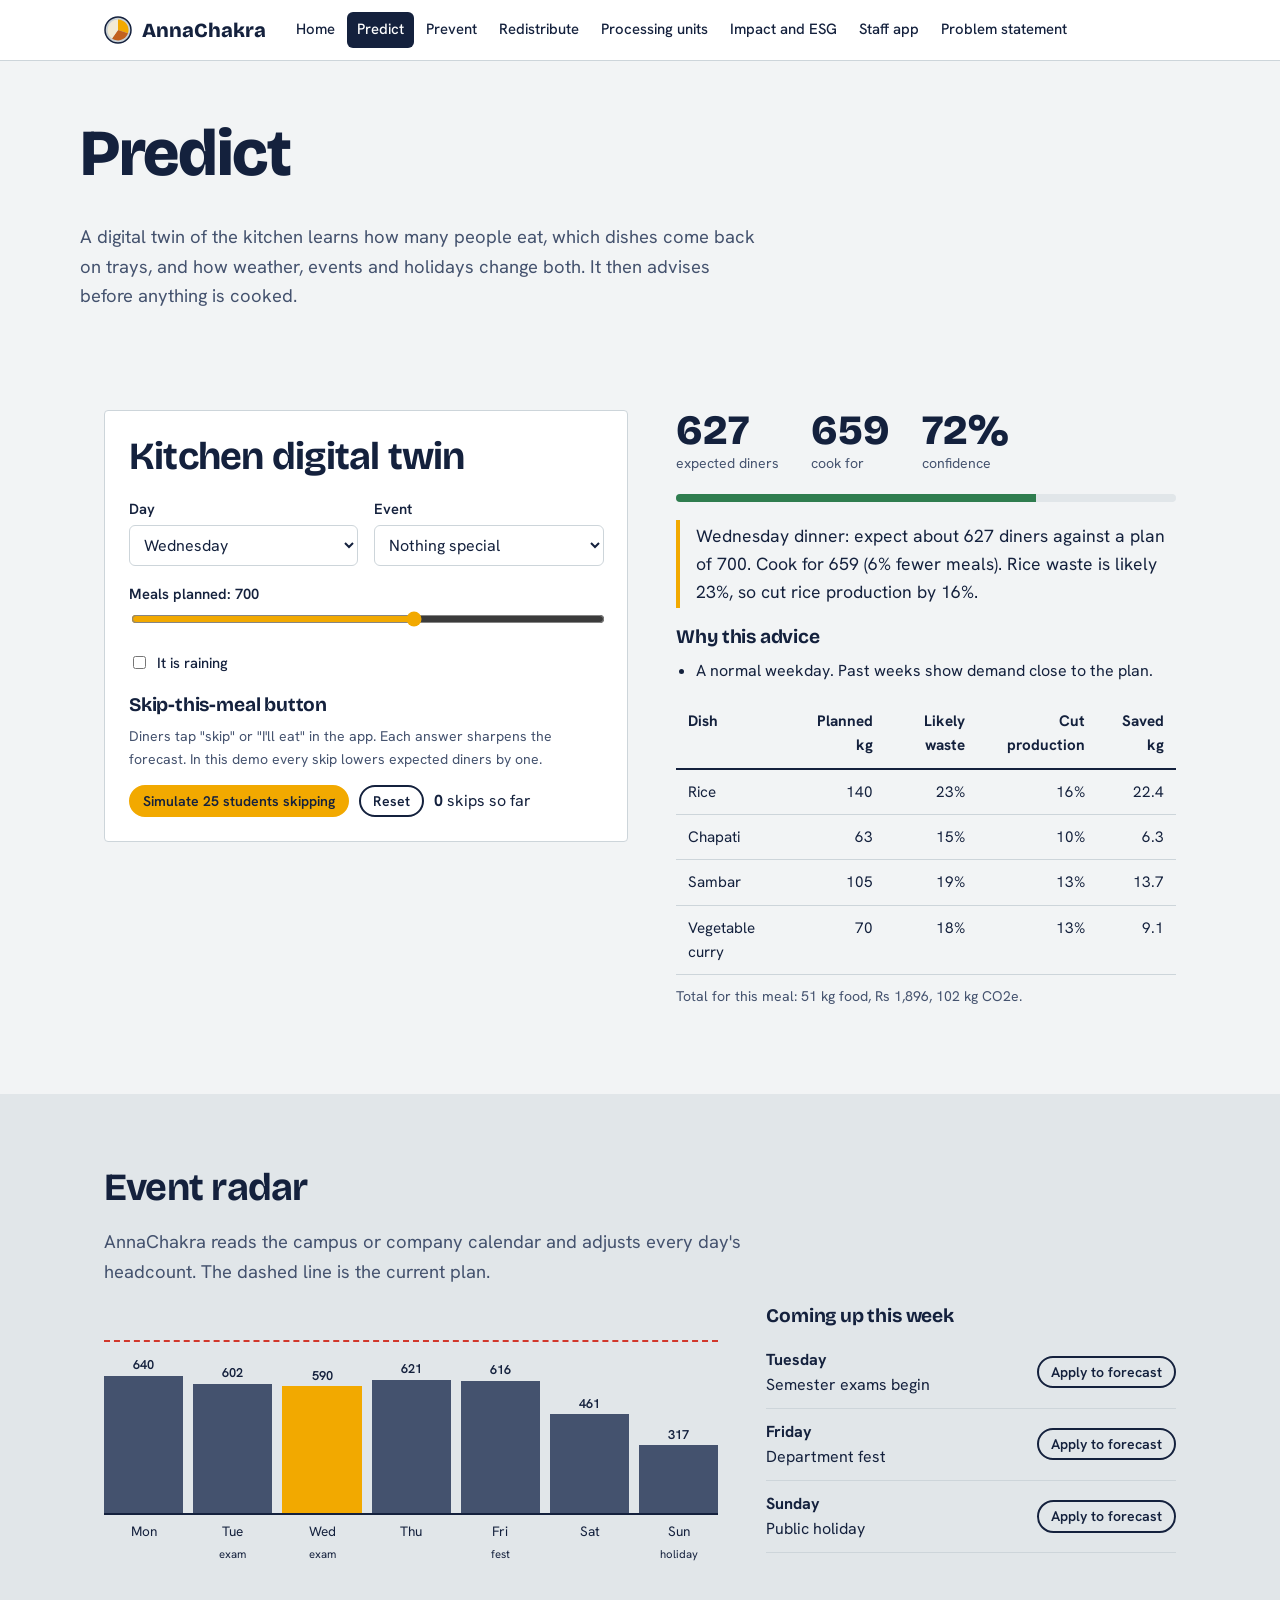
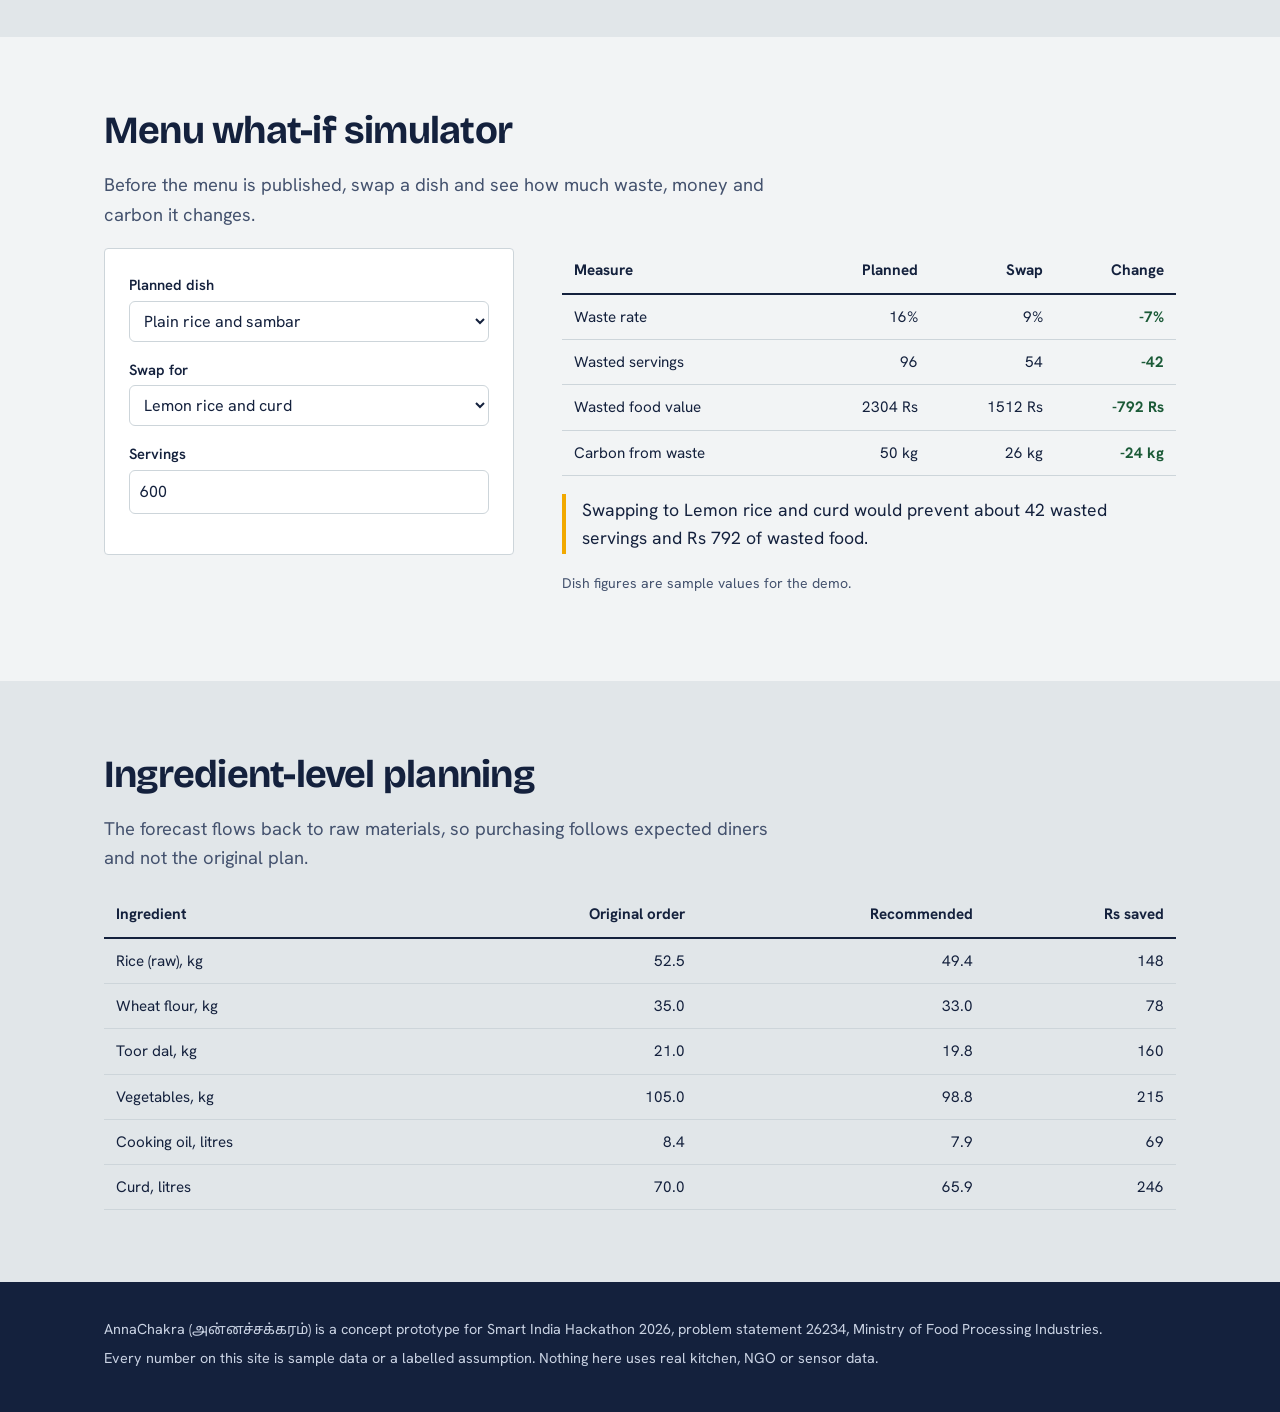
<file: predict.html>
<!doctype html>
<html lang="en">
<head>
<meta charset="utf-8">
<meta name="viewport" content="width=device-width,initial-scale=1">
<title>Predict | AnnaChakra</title>
<link rel="preconnect" href="https://fonts.googleapis.com"><link rel="preconnect" href="https://fonts.gstatic.com" crossorigin>
<link href="https://fonts.googleapis.com/css2?family=Bricolage+Grotesque:wght@600;700;800&family=Hanken+Grotesk:wght@400;500;600;700&family=Noto+Sans+Tamil:wght@400;600;700&display=swap" rel="stylesheet">
<link rel="stylesheet" href="style.css">
<style>
.big{font:800 2.6rem 'Bricolage Grotesque',sans-serif;line-height:1}
.stats{display:flex;gap:32px;flex-wrap:wrap;margin-bottom:20px}
.stats div span{display:block;font-size:.88rem;color:var(--ink2)}
.evlist{list-style:none;padding:0;margin:0}
.evlist li{display:flex;justify-content:space-between;gap:12px;align-items:center;padding:10px 0;border-bottom:1px solid var(--line)}
.delta-good{color:#1B5A37;font-weight:700}.delta-bad{color:#8E211A;font-weight:700}
</style>
</head>
<body>
<header id="site-nav"></header>
<main id="main">

<div class="wrap pagehead">
  <h1>Predict</h1>
  <p class="lede">A digital twin of the kitchen learns how many people eat, which dishes come back on trays, and how weather, events and holidays change both. It then advises before anything is cooked.</p>
</div>

<section>
  <div class="wrap split">
    <div class="panel">
      <h2>Kitchen digital twin</h2>
      <div class="row">
        <div class="field"><label for="day">Day</label>
          <select id="day"><option value="0">Monday</option><option value="1">Tuesday</option><option value="2" selected>Wednesday</option><option value="3">Thursday</option><option value="4">Friday</option><option value="5">Saturday</option><option value="6">Sunday</option></select></div>
        <div class="field"><label for="event">Event</label>
          <select id="event"><option value="none">Nothing special</option><option value="exam">Exams</option><option value="fest">Fest</option><option value="holiday">Holiday</option></select></div>
      </div>
      <div class="field"><label for="planned">Meals planned: <span id="plannedOut">700</span></label>
        <input type="range" id="planned" min="400" max="900" step="10" value="700"></div>
      <label class="check" style="margin-bottom:20px"><input type="checkbox" id="rain"> It is raining</label>
      <h3>Skip-this-meal button</h3>
      <p class="note">Diners tap "skip" or "I'll eat" in the app. Each answer sharpens the forecast. In this demo every skip lowers expected diners by one.</p>
      <div class="inline">
        <button class="btn gold small" id="skipBtn" type="button">Simulate 25 students skipping</button>
        <button class="btn ghost small" id="skipReset" type="button">Reset</button>
        <span><b id="skipCount">0</b> skips so far</span>
      </div>
    </div>
    <div>
      <div class="stats">
        <div><b class="big" id="expected"></b><span>expected diners</span></div>
        <div><b class="big" id="rec"></b><span>cook for</span></div>
        <div><b class="big" id="conf"></b><span>confidence</span></div>
      </div>
      <div class="meter"><i id="confBar"></i></div>
      <p class="out" id="sentence" aria-live="polite"></p>
      <h3>Why this advice</h3>
      <ul class="tight" id="why"></ul>
      <div class="tablewrap">
      <table>
        <thead><tr><th>Dish</th><th class="num">Planned kg</th><th class="num">Likely waste</th><th class="num">Cut production</th><th class="num">Saved kg</th></tr></thead>
        <tbody id="items"></tbody>
      </table></div>
      <p class="note" id="savings" style="margin-top:10px"></p>
    </div>
  </div>
</section>

<section class="band">
  <div class="wrap">
    <h2>Event radar</h2>
    <p class="lede">AnnaChakra reads the campus or company calendar and adjusts every day's headcount. The dashed line is the current plan.</p>
    <div class="split wide-left">
      <div>
        <div class="vbars" id="week"></div>
        <div class="vlabels" id="weekLabels"></div>
      </div>
      <div>
        <h3>Coming up this week</h3>
        <ul class="evlist" id="events"></ul>
      </div>
    </div>
  </div>
</section>

<section>
  <div class="wrap">
    <h2>Menu what-if simulator</h2>
    <p class="lede">Before the menu is published, swap a dish and see how much waste, money and carbon it changes.</p>
    <div class="split wide-right">
      <div class="panel">
        <div class="field"><label for="curDish">Planned dish</label><select id="curDish"></select></div>
        <div class="field"><label for="newDish">Swap for</label><select id="newDish"></select></div>
        <div class="field"><label for="servings">Servings</label><input type="number" id="servings" min="50" max="3000" value="600"></div>
      </div>
      <div>
        <div class="tablewrap"><table>
          <thead><tr><th>Measure</th><th class="num">Planned</th><th class="num">Swap</th><th class="num">Change</th></tr></thead>
          <tbody id="whatif"></tbody>
        </table></div>
        <p class="out" id="whatifSay"></p>
        <p class="note">Dish figures are sample values for the demo.</p>
      </div>
    </div>
  </div>
</section>

<section class="band">
  <div class="wrap">
    <h2>Ingredient-level planning</h2>
    <p class="lede">The forecast flows back to raw materials, so purchasing follows expected diners and not the original plan.</p>
    <div class="tablewrap"><table>
      <thead><tr><th>Ingredient</th><th class="num">Original order</th><th class="num">Recommended</th><th class="num">Rs saved</th></tr></thead>
      <tbody id="ingr"></tbody>
    </table></div>
  </div>
</section>

</main>
<footer id="site-foot"></footer>
<script src="common.js"></script>
<script>
(function(){
  const el=id=>document.getElementById(id);
  const s={planned:700,day:2,event:'none',rain:false,skips:0};
  const SCHED=['none','exam','exam','none','fest','none','holiday'];
  const EVENTS=[{d:1,ev:'exam',t:'Semester exams begin'},{d:4,ev:'fest',t:'Department fest'},{d:6,ev:'holiday',t:'Public holiday'}];
  const SHORT=['Mon','Tue','Wed','Thu','Fri','Sat','Sun'];
  const DISHES=[
    {n:'Plain rice and sambar',w:16,c:24,g:520},
    {n:'Lemon rice and curd',w:9,c:28,g:480},
    {n:'Vegetable biryani and raita',w:12,c:42,g:760},
    {n:'Chapati and dal',w:6,c:30,g:410},
    {n:'Curd rice and pickle',w:8,c:20,g:390},
    {n:'Pongal and chutney',w:11,c:22,g:350}
  ];
  const INGR=[['Rice (raw), kg',.075,48],['Wheat flour, kg',.05,38],['Toor dal, kg',.03,130],['Vegetables, kg',.15,35],['Cooking oil, litres',.012,140],['Curd, litres',.1,60]];

  function run(){
    s.planned=+el('planned').value;s.day=+el('day').value;s.event=el('event').value;s.rain=el('rain').checked;
    el('plannedOut').textContent=s.planned;
    const f=AC.forecast(s);
    el('expected').textContent=f.expected;el('rec').textContent=f.rec;el('conf').textContent=f.conf+'%';
    el('confBar').style.width=f.conf+'%';
    el('sentence').textContent=AC.describe(f,s);
    el('why').innerHTML=f.reasons.map(r=>'<li>'+r+'</li>').join('');
    el('items').innerHTML=f.items.map(i=>'<tr><td>'+i.name+'</td><td class="num">'+i.kg.toFixed(0)+'</td><td class="num">'+i.waste+'%</td><td class="num">'+i.cut+'%</td><td class="num">'+i.savedKg.toFixed(1)+'</td></tr>').join('');
    el('savings').textContent='Total for this meal: '+AC.fmt(f.savedKg)+' kg food, Rs '+AC.fmt(f.savedRs)+', '+AC.fmt(f.co2)+' kg CO2e.';
    el('skipCount').textContent=s.skips;
    week();ingredients(f);
  }
  function week(){
    const max=850;
    const data=SCHED.map((ev,d)=>AC.forecast({planned:s.planned,day:d,event:ev,rain:false,skips:0}).expected);
    el('week').innerHTML='<div class="planline" style="bottom:'+(s.planned/max*100)+'%"></div>'+data.map((v,d)=>'<div class="vbar'+(d===s.day?' sel':'')+'"><span>'+v+'</span><b style="height:'+(v/max*88)+'%"></b></div>').join('');
    el('weekLabels').innerHTML=SHORT.map((n,d)=>'<div>'+n+(SCHED[d]!=='none'?'<br><small>'+SCHED[d]+'</small>':'')+'</div>').join('');
  }
  function ingredients(f){
    el('ingr').innerHTML=INGR.map(r=>{
      const a=s.planned*r[1],b=f.rec*r[1],save=(a-b)*r[2];
      return '<tr><td>'+r[0]+'</td><td class="num">'+a.toFixed(1)+'</td><td class="num">'+b.toFixed(1)+'</td><td class="num">'+(save>0?AC.fmt(save):'0')+'</td></tr>';
    }).join('');
  }
  function whatif(){
    const a=DISHES[+el('curDish').value],b=DISHES[+el('newDish').value],n=Math.max(1,+el('servings').value||0);
    const m=d=>({w:n*d.w/100,c:n*d.w/100*d.c,g:n*d.w/100*d.g/1000});
    const A=m(a),B=m(b);
    const row=(label,x,y,unit,dec)=>{const d=y-x;return '<tr><td>'+label+'</td><td class="num">'+x.toFixed(dec)+unit+'</td><td class="num">'+y.toFixed(dec)+unit+'</td><td class="num '+(d<0?'delta-good':d>0?'delta-bad':'')+'">'+(d>0?'+':'')+d.toFixed(dec)+unit+'</td></tr>';};
    el('whatif').innerHTML=row('Waste rate',a.w,b.w,'%',0)+row('Wasted servings',A.w,B.w,'',0)+row('Wasted food value',A.c,B.c,' Rs',0)+row('Carbon from waste',A.g,B.g,' kg',0);
    const d=A.w-B.w;
    el('whatifSay').textContent=d>0?'Swapping to '+b.n+' would prevent about '+Math.round(d)+' wasted servings and Rs '+AC.fmt(A.c-B.c)+' of wasted food.':d<0?b.n+' would waste about '+Math.round(-d)+' more servings than '+a.n+'.':'No change in expected waste.';
  }
  ['planned','day','event','rain'].forEach(id=>el(id).addEventListener('input',run));
  el('skipBtn').addEventListener('click',()=>{s.skips+=25;run();});
  el('skipReset').addEventListener('click',()=>{s.skips=0;run();});
  el('events').innerHTML=EVENTS.map((e,i)=>'<li><span><b>'+AC.DAYS[e.d]+'</b><br>'+e.t+'</span><button class="btn ghost small" data-i="'+i+'" type="button">Apply to forecast</button></li>').join('');
  el('events').addEventListener('click',e=>{const b=e.target.closest('button');if(!b)return;const ev=EVENTS[+b.dataset.i];el('day').value=ev.d;el('event').value=ev.ev;run();});
  const opts=DISHES.map((d,i)=>'<option value="'+i+'">'+d.n+'</option>').join('');
  el('curDish').innerHTML=opts;el('newDish').innerHTML=opts;el('newDish').value=1;
  ['curDish','newDish','servings'].forEach(id=>el(id).addEventListener('input',whatif));
  run();whatif();
})();
</script>
</body>
</html>
</file>
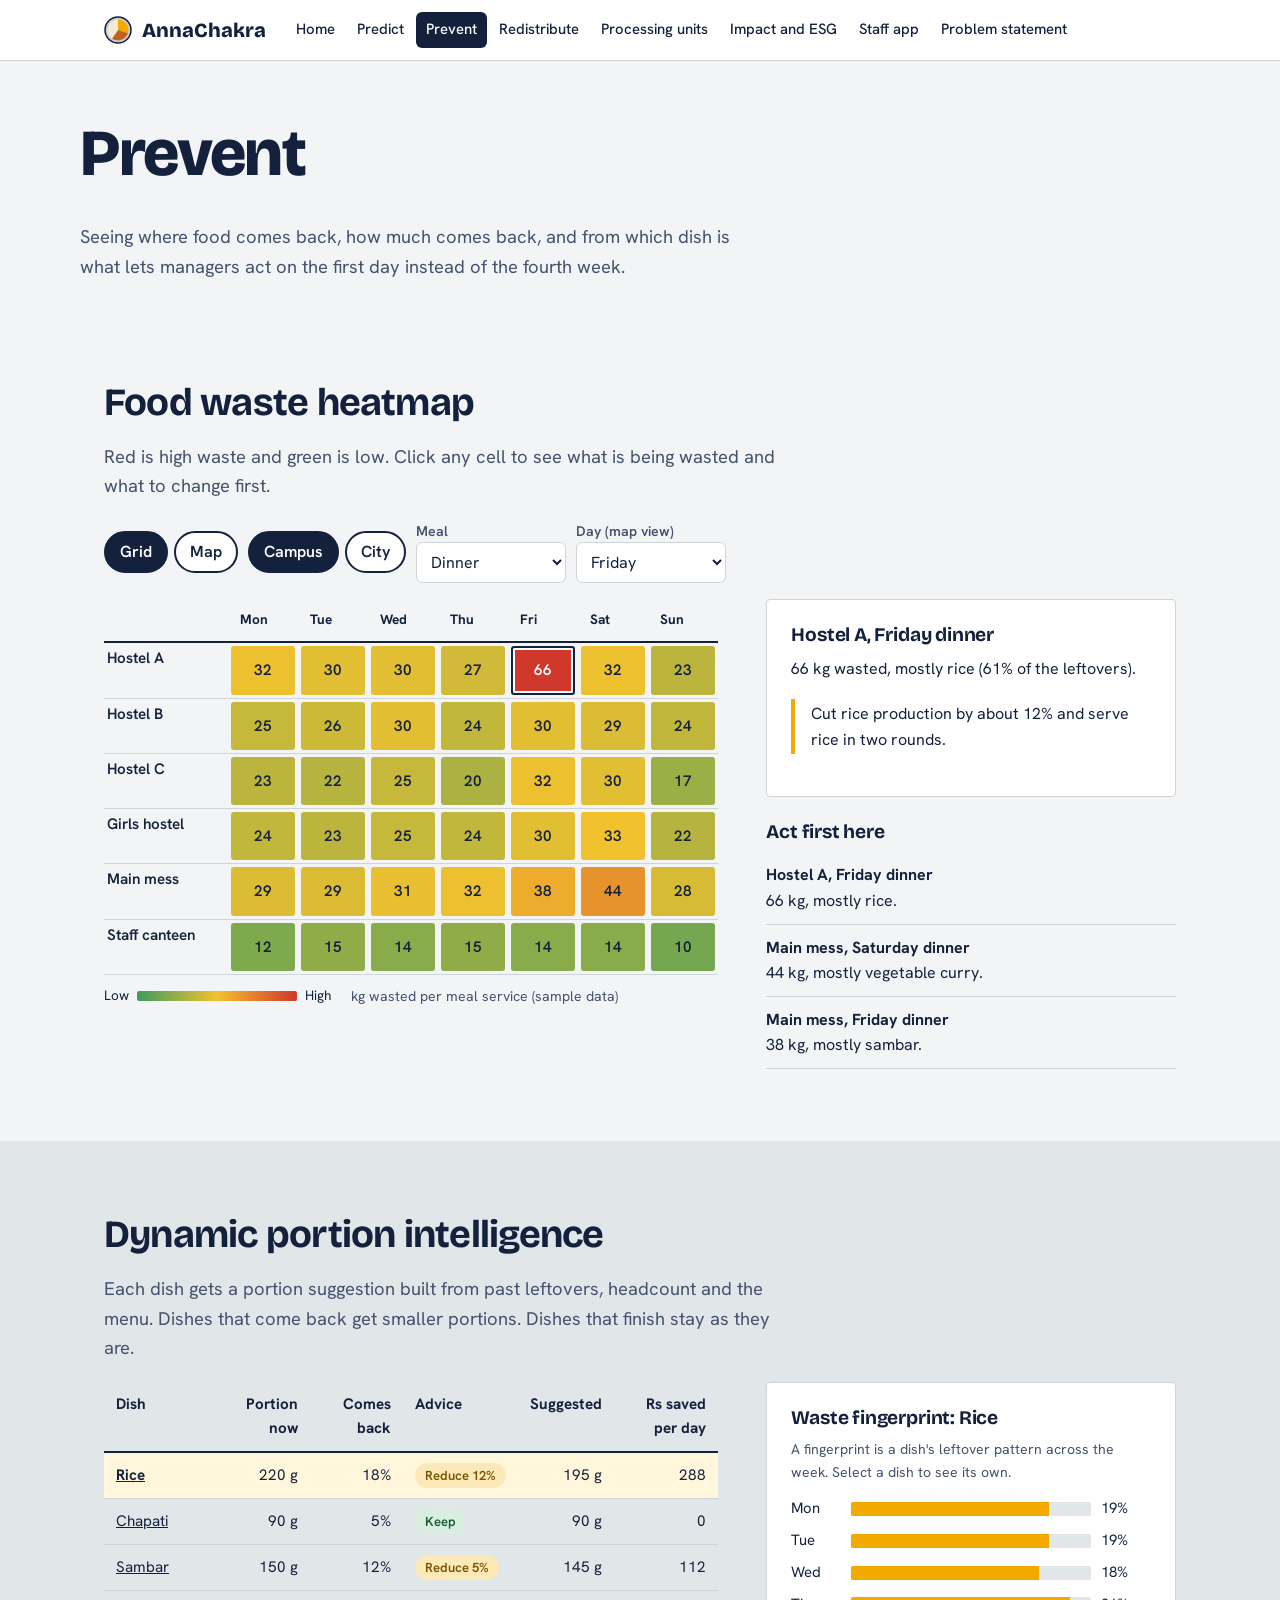
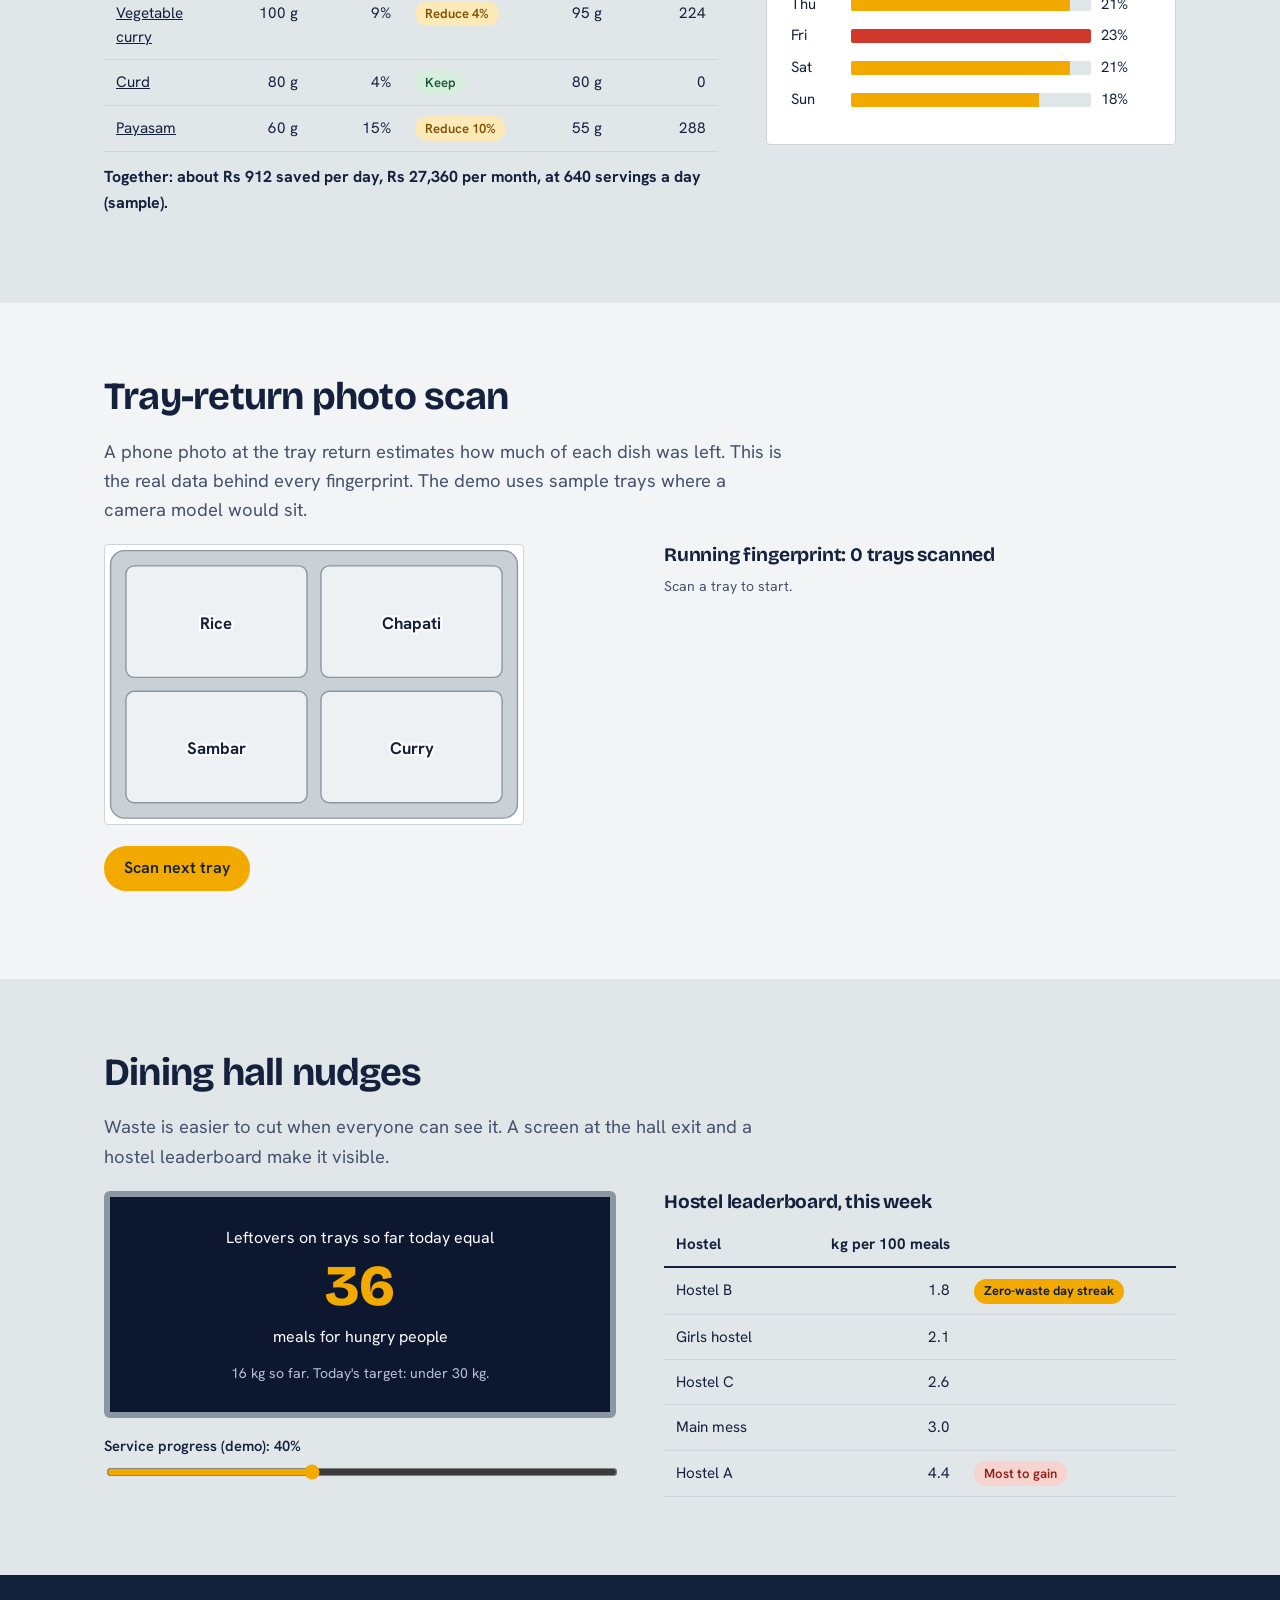
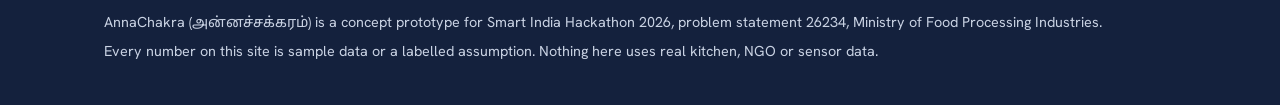
<file: prevent.html>
<!doctype html>
<html lang="en">
<head>
<meta charset="utf-8">
<meta name="viewport" content="width=device-width,initial-scale=1">
<title>Prevent | AnnaChakra</title>
<link rel="preconnect" href="https://fonts.googleapis.com"><link rel="preconnect" href="https://fonts.gstatic.com" crossorigin>
<link href="https://fonts.googleapis.com/css2?family=Bricolage+Grotesque:wght@600;700;800&family=Hanken+Grotesk:wght@400;500;600;700&family=Noto+Sans+Tamil:wght@400;600;700&display=swap" rel="stylesheet">
<link rel="stylesheet" href="style.css">
<style>
.heat td{padding:3px}
.heat button{font:inherit;font-weight:600;width:100%;min-width:52px;padding:10px 4px;border:2px solid transparent;border-radius:3px;cursor:pointer;color:var(--ink)}
.heat button.dark{color:#fff}
.heat button[aria-pressed=true]{border-color:var(--ink);box-shadow:0 0 0 2px #fff inset}
.heat th{border-bottom:2px solid var(--ink);font-size:.85rem}
.heat td:first-child{font-weight:600;white-space:nowrap;padding-right:12px}
.legend{display:flex;align-items:center;gap:8px;font-size:.85rem;margin-top:10px}
.legend i{display:block;width:160px;height:10px;background:linear-gradient(90deg,rgb(62,155,95),rgb(242,193,46),rgb(209,56,44));border-radius:2px}
.mapsvg{width:100%;height:auto;background:#fff;border:1px solid var(--line);border-radius:4px}
.mapsvg g{cursor:pointer}
.actfirst{list-style:none;margin:0;padding:0}
.actfirst li{padding:10px 0;border-bottom:1px solid var(--line)}
.scanline{animation:scan 1.1s linear 1}
@keyframes scan{from{transform:translateX(0)}to{transform:translateX(300px)}}
.screen{background:#0E1730;color:#fff;border-radius:6px;padding:28px;text-align:center;border:6px solid #8A97A0}
.screen b{display:block;font:800 3.6rem 'Bricolage Grotesque',sans-serif;line-height:1;color:var(--gold)}
.badge{display:inline-block;background:var(--gold);color:var(--ink);font-weight:700;font-size:.8rem;padding:2px 10px;border-radius:999px}
tr.pick{background:#FFF6DC}
tr.pick button{font-weight:700}
.linkbtn{font:inherit;background:none;border:0;padding:0;text-decoration:underline;cursor:pointer;color:inherit;text-align:left}
</style>
</head>
<body>
<header id="site-nav"></header>
<main id="main">

<div class="wrap pagehead">
  <h1>Prevent</h1>
  <p class="lede">Seeing where food comes back, how much comes back, and from which dish is what lets managers act on the first day instead of the fourth week.</p>
</div>

<section>
  <div class="wrap">
    <h2>Food waste heatmap</h2>
    <p class="lede">Red is high waste and green is low. Click any cell to see what is being wasted and what to change first.</p>
    <div class="inline" style="margin-bottom:16px">
      <div class="tabs" role="group" aria-label="View" style="margin:0">
        <button type="button" id="vGrid" aria-pressed="true">Grid</button>
        <button type="button" id="vMap" aria-pressed="false">Map</button>
      </div>
      <div class="tabs" role="group" aria-label="Scope" style="margin:0">
        <button type="button" id="sCampus" aria-pressed="true">Campus</button>
        <button type="button" id="sCity" aria-pressed="false">City</button>
      </div>
      <div style="min-width:150px"><label for="meal" class="note" style="margin:0">Meal</label>
        <select id="meal"><option value="0">Breakfast</option><option value="1">Lunch</option><option value="2" selected>Dinner</option></select></div>
      <div style="min-width:150px" id="dayWrap"><label for="dayS" class="note" style="margin:0">Day (map view)</label>
        <select id="dayS"><option value="0">Monday</option><option value="1">Tuesday</option><option value="2">Wednesday</option><option value="3">Thursday</option><option value="4" selected>Friday</option><option value="5">Saturday</option><option value="6">Sunday</option></select></div>
    </div>
    <div class="split wide-left">
      <div>
        <div id="gridView" class="tablewrap"></div>
        <div id="mapView" hidden></div>
        <div class="legend"><span>Low</span><i></i><span>High</span><span class="note" style="margin-left:12px">kg wasted per meal service (sample data)</span></div>
      </div>
      <div>
        <div class="panel" aria-live="polite"><h3 id="dTitle"></h3><p id="dText"></p><p class="out" id="dAct" style="font-size:1rem"></p></div>
        <h3 style="margin-top:24px">Act first here</h3>
        <ol class="actfirst" id="top3"></ol>
      </div>
    </div>
  </div>
</section>

<section class="band">
  <div class="wrap">
    <h2>Dynamic portion intelligence</h2>
    <p class="lede">Each dish gets a portion suggestion built from past leftovers, headcount and the menu. Dishes that come back get smaller portions. Dishes that finish stay as they are.</p>
    <div class="split wide-left">
      <div class="tablewrap"><table>
        <thead><tr><th>Dish</th><th class="num">Portion now</th><th class="num">Comes back</th><th>Advice</th><th class="num">Suggested</th><th class="num">Rs saved per day</th></tr></thead>
        <tbody id="portion"></tbody>
      </table>
      <p style="margin-top:12px"><b id="ptotal"></b></p></div>
      <div class="panel">
        <h3>Waste fingerprint: <span id="fpName"></span></h3>
        <p class="note">A fingerprint is a dish's leftover pattern across the week. Select a dish to see its own.</p>
        <div id="fp"></div>
      </div>
    </div>
  </div>
</section>

<section>
  <div class="wrap">
    <h2>Tray-return photo scan</h2>
    <p class="lede">A phone photo at the tray return estimates how much of each dish was left. This is the real data behind every fingerprint. The demo uses sample trays where a camera model would sit.</p>
    <div class="split even">
      <div>
        <svg id="tray" viewBox="0 0 300 200" width="100%" role="img" aria-label="Food tray with four compartments" style="max-width:420px;background:#fff;border:1px solid var(--line);border-radius:4px"></svg>
        <p style="margin-top:14px"><button class="btn gold" id="scanBtn" type="button">Scan next tray</button> <span class="note" id="scanMsg"></span></p>
      </div>
      <div>
        <h3>Running fingerprint: <span id="trayCount">0</span> trays scanned</h3>
        <div id="tally"><p class="note">Scan a tray to start.</p></div>
      </div>
    </div>
  </div>
</section>

<section class="band">
  <div class="wrap">
    <h2>Dining hall nudges</h2>
    <p class="lede">Waste is easier to cut when everyone can see it. A screen at the hall exit and a hostel leaderboard make it visible.</p>
    <div class="split even">
      <div>
        <div class="screen" aria-live="polite">
          <p style="margin:0 auto 8px">Leftovers on trays so far today equal</p>
          <b id="scrMeals">0</b>
          <p style="margin:8px auto 0">meals for hungry people</p>
          <p class="note" id="scrTarget" style="color:#B7C2D8;margin:12px auto 0"></p>
        </div>
        <div class="field" style="margin-top:16px"><label for="prog">Service progress (demo): <span id="progOut">40</span>%</label><input type="range" id="prog" min="0" max="100" value="40"></div>
      </div>
      <div>
        <h3>Hostel leaderboard, this week</h3>
        <div class="tablewrap"><table>
          <thead><tr><th>Hostel</th><th class="num">kg per 100 meals</th><th></th></tr></thead>
          <tbody id="board"></tbody>
        </table></div>
      </div>
    </div>
  </div>
</section>

</main>
<footer id="site-foot"></footer>
<script src="common.js"></script>
<script>
(function(){
  const el=id=>document.getElementById(id);
  const DAYS=AC.DAYS,SH=['Mon','Tue','Wed','Thu','Fri','Sat','Sun'];
  const DFAC=[1,1,1,1.05,1.3,1.2,.9];
  const CAMPUS=[{n:'Hostel A',sz:1.15,x:90,y:90},{n:'Hostel B',sz:1,x:240,y:70},{n:'Hostel C',sz:.85,x:100,y:250},{n:'Girls hostel',sz:.95,x:420,y:90},{n:'Main mess',sz:1.3,x:290,y:190},{n:'Staff canteen',sz:.5,x:470,y:250}];
  const CITY=[{n:'Engineering college',sz:1.2,x:90,y:80},{n:'Medical college hospital',sz:1.35,x:250,y:60},{n:'Govt school meal centre',sz:.9,x:430,y:100},{n:'Industrial canteen',sz:1,x:120,y:230},{n:'Catering hub',sz:1.1,x:300,y:180},{n:'Railway pantry',sz:.6,x:490,y:240},{n:'Temple kitchen',sz:.8,x:200,y:290},{n:'Hostel cluster',sz:1.25,x:390,y:290}];
  const st={view:'grid',scope:'campus',sel:{l:0,d:4}};
  const locs=()=>st.scope==='campus'?CAMPUS:CITY;
  const meal=()=>+el('meal').value;
  function val(loc,d,m){
    const r=AC.rng(AC.hash(loc.n+d+m))();
    let v=[14,22,26][m]*loc.sz*DFAC[d]*(.85+r*.3);
    if(loc.n==='Hostel A'&&d===4&&m===2)v*=1.9;
    return Math.round(v);
  }
  function top(loc,d,m){
    const h=AC.hash(loc.n+'i'+d+m);
    if(loc.n==='Hostel A'&&d===4&&m===2)return['Rice',61];
    if(m===0)return[['Idli','Pongal','Chutney'][h%3],38+h%20];
    return[['Rice','Rice','Sambar','Rice','Vegetable curry'][h%5],45+h%20];
  }
  function action(item,pct){
    if(item==='Rice')return 'Cut rice production by about 12% and serve rice in two rounds.';
    if(item==='Sambar')return 'Cook sambar in two smaller batches instead of one.';
    if(item==='Vegetable curry')return 'Reduce curry quantity by about 10% and replace with a dry side.';
    return 'Cook '+item.toLowerCase()+' in smaller batches and check demand after the first rush.';
  }
  function draw(){
    const L=locs(),m=meal(),d0=+el('dayS').value;
    if(st.sel.l>=L.length)st.sel.l=0;
    if(st.view==='grid'){
      let max=0;L.forEach(l=>{for(let d=0;d<7;d++)max=Math.max(max,val(l,d,m));});
      let h='<table class="heat"><thead><tr><th></th>'+SH.map(s=>'<th>'+s+'</th>').join('')+'</tr></thead><tbody>';
      L.forEach((l,i)=>{h+='<tr><td>'+l.n+'</td>';for(let d=0;d<7;d++){const v=val(l,d,m),t=v/max;h+='<td><button type="button" class="'+(t>.7?'dark':'')+'" style="background:'+AC.heat(t)+'" aria-pressed="'+(st.sel.l===i&&st.sel.d===d)+'" data-l="'+i+'" data-d="'+d+'" aria-label="'+l.n+', '+DAYS[d]+', '+v+' kg">'+v+'</button></td>';}h+='</tr>';});
      el('gridView').innerHTML=h+'</tbody></table>';
    }else{
      let max=0;L.forEach(l=>{max=Math.max(max,val(l,d0,m));});
      let g='<svg class="mapsvg" viewBox="0 0 560 340" role="img" aria-label="Map of waste by location"><g stroke="#CDD5DA" stroke-width="10" fill="none" stroke-linecap="round"><path d="M20 170H540M280 20V320M90 90L420 90M100 250L490 250"/></g>';
      L.forEach((l,i)=>{const v=val(l,d0,m),t=v/max,r=16+t*20;g+='<g data-l="'+i+'" tabindex="0" role="button" aria-label="'+l.n+', '+v+' kg"><circle cx="'+l.x+'" cy="'+l.y+'" r="'+r+'" fill="'+AC.heat(t)+'" stroke="'+(st.sel.l===i?'#14213D':'#fff')+'" stroke-width="3"/><text x="'+l.x+'" y="'+(l.y+4)+'" text-anchor="middle" font-size="12" font-weight="700" fill="'+(t>.7?'#fff':'#14213D')+'">'+v+'</text><text x="'+l.x+'" y="'+(l.y+r+15)+'" text-anchor="middle" font-size="11" fill="#14213D" stroke="#fff" stroke-width="3" paint-order="stroke">'+l.n+'</text></g>';});
      el('mapView').innerHTML=g+'</svg>';
    }
    detail();topList();
  }
  function detail(){
    const L=locs(),l=L[st.sel.l],m=meal(),d=st.view==='map'?+el('dayS').value:st.sel.d;
    if(st.view==='map')st.sel.d=d;
    const v=val(l,d,m),t=top(l,d,m);
    el('dTitle').textContent=l.n+', '+DAYS[d]+' '+['breakfast','lunch','dinner'][m];
    el('dText').textContent=v+' kg wasted, mostly '+t[0].toLowerCase()+' ('+t[1]+'% of the leftovers).';
    el('dAct').textContent=action(t[0],t[1]);
  }
  function topList(){
    const L=locs(),all=[];
    L.forEach((l,i)=>{for(let m=0;m<3;m++)for(let d=0;d<7;d++)all.push({i,d,m,v:val(l,d,m)});});
    all.sort((a,b)=>b.v-a.v);
    el('top3').innerHTML=all.slice(0,3).map(a=>{const l=L[a.i],t=top(l,a.d,a.m);return '<li><b>'+l.n+', '+DAYS[a.d]+' '+['breakfast','lunch','dinner'][a.m]+'</b><br>'+a.v+' kg, mostly '+t[0].toLowerCase()+'.</li>';}).join('');
  }
  el('gridView').addEventListener('click',e=>{const b=e.target.closest('button');if(!b)return;st.sel={l:+b.dataset.l,d:+b.dataset.d};draw();});
  const mapPick=e=>{const g=e.target.closest('g[data-l]');if(!g)return;if(e.type==='keydown'&&e.key!=='Enter'&&e.key!==' ')return;st.sel.l=+g.dataset.l;draw();};
  el('mapView').addEventListener('click',mapPick);el('mapView').addEventListener('keydown',mapPick);
  function setPressed(a,b,on){el(a).setAttribute('aria-pressed',on);el(b).setAttribute('aria-pressed',!on);}
  el('vGrid').onclick=()=>{st.view='grid';setPressed('vGrid','vMap',true);el('gridView').hidden=false;el('mapView').hidden=true;draw();};
  el('vMap').onclick=()=>{st.view='map';setPressed('vGrid','vMap',false);el('gridView').hidden=true;el('mapView').hidden=false;el('dayS').value=st.sel.d;draw();};
  el('sCampus').onclick=()=>{st.scope='campus';setPressed('sCampus','sCity',true);draw();};
  el('sCity').onclick=()=>{st.scope='city';setPressed('sCampus','sCity',false);draw();};
  el('meal').oninput=draw;el('dayS').oninput=draw;
  draw();

  // Portion intelligence
  const PORT=[{n:'Rice',cur:220,w:18,c:18},{n:'Chapati',cur:90,w:5,c:60},{n:'Sambar',cur:150,w:12,c:35},{n:'Vegetable curry',cur:100,w:9,c:70},{n:'Curd',cur:80,w:4,c:60},{n:'Payasam',cur:60,w:15,c:90}];
  let pSel=0,ptot=0;
  function portions(){
    ptot=0;
    el('portion').innerHTML=PORT.map((p,i)=>{
      const r=p.w>=15?Math.round(p.w*.65):p.w>=9?Math.round(p.w*.4):0;
      const nw=Math.round(p.cur*(1-r/100)/5)*5,save=640*(p.cur-nw)/1000*p.c;ptot+=save;
      p.newP=nw;
      return '<tr class="'+(i===pSel?'pick':'')+'"><td><button class="linkbtn" type="button" data-i="'+i+'">'+p.n+'</button></td><td class="num">'+p.cur+' g</td><td class="num">'+p.w+'%</td><td>'+(r?'<span class="chip warn">Reduce '+r+'%</span>':'<span class="chip ok">Keep</span>')+'</td><td class="num">'+nw+' g</td><td class="num">'+AC.fmt(save)+'</td></tr>';
    }).join('');
    el('ptotal').textContent='Together: about Rs '+AC.fmt(ptot)+' saved per day, Rs '+AC.fmt(ptot*30)+' per month, at 640 servings a day (sample).';
    const p=PORT[pSel];el('fpName').textContent=p.n;
    const r=AC.rng(AC.hash(p.n));
    const bias=[0,0,0,.05,.3,.2,.05];
    const vals=bias.map(b=>Math.round(p.w*(1+b)*(.9+r()*.2)));
    const mx=Math.max.apply(null,vals);
    el('fp').innerHTML=vals.map((v,d)=>'<div class="hbar" style="grid-template-columns:50px 1fr 50px"><span>'+SH[d]+'</span><div class="track"><div class="fill '+(v===mx?'red':'')+'" style="width:'+(v/mx*100)+'%"></div></div><span>'+v+'%</span></div>').join('');
  }
  el('portion').addEventListener('click',e=>{const b=e.target.closest('button');if(!b)return;pSel=+b.dataset.i;portions();});
  portions();

  // Tray scan
  const TRAYS=[{n:'Tray 214',l:[35,0,20,10]},{n:'Tray 215',l:[5,0,0,0]},{n:'Tray 216',l:[60,10,40,50]},{n:'Tray 217',l:[20,35,15,25]}];
  const FOOD=[['Rice','#F3EBD3'],['Chapati','#D9A75E'],['Sambar','#C2611F'],['Curry','#6B8E3A']];
  let tIdx=-1,tCount=0,tSum=[0,0,0,0];
  function trayDraw(tr,scanning){
    const pos=[[15,15],[155,15],[15,105],[155,105]];
    let h='<rect x="4" y="4" width="292" height="192" rx="10" fill="#C9D1D6" stroke="#8A97A0"/>';
    pos.forEach((p,i)=>{const pc=tr?tr.l[i]:0,hh=Math.round(pc/100*80);
      h+='<rect x="'+p[0]+'" y="'+p[1]+'" width="130" height="80" rx="6" fill="#EEF1F3" stroke="#8A97A0"/>'+
      (tr?'<rect x="'+p[0]+'" y="'+(p[1]+80-hh)+'" width="130" height="'+hh+'" rx="4" fill="'+FOOD[i][1]+'"/>':'')+
      '<text x="'+(p[0]+65)+'" y="'+(p[1]+45)+'" text-anchor="middle" font-size="12" font-weight="700" fill="#14213D" stroke="#fff" stroke-width="3" paint-order="stroke">'+FOOD[i][0]+(tr&&!scanning?' '+pc+'% left':'')+'</text>';});
    if(scanning)h+='<rect class="scanline" x="0" y="4" width="4" height="192" fill="#D1382C"/>';
    el('tray').innerHTML=h;
  }
  trayDraw(null,false);
  el('scanBtn').addEventListener('click',()=>{
    tIdx=(tIdx+1)%TRAYS.length;const tr=TRAYS[tIdx];
    el('scanBtn').disabled=true;el('scanMsg').textContent='Scanning '+tr.n+'...';
    trayDraw(tr,true);
    setTimeout(()=>{
      trayDraw(tr,false);tCount++;tr.l.forEach((v,i)=>tSum[i]+=v);
      el('trayCount').textContent=tCount;
      el('tally').innerHTML=FOOD.map((f,i)=>{const a=Math.round(tSum[i]/tCount);return '<div class="hbar"><span>'+f[0]+'</span><div class="track"><div class="fill '+(a>=25?'red':'')+'" style="width:'+Math.min(100,a*1.6)+'%"></div></div><span>'+a+'%</span></div>';}).join('')+'<p class="note">Average share left on the tray. These numbers update the portion advice above.</p>';
      el('scanMsg').textContent=tr.n+' scanned.';el('scanBtn').disabled=false;
    },1150);
  });

  // Nudges
  const BOARD=[['Hostel B',1.8],['Girls hostel',2.1],['Hostel C',2.6],['Main mess',3.0],['Hostel A',4.4]];
  el('board').innerHTML=BOARD.map((b,i)=>'<tr><td>'+b[0]+'</td><td class="num">'+b[1].toFixed(1)+'</td><td>'+(b[1]<2?'<span class="badge">Zero-waste day streak</span>':i===BOARD.length-1?'<span class="chip bad">Most to gain</span>':'')+'</td></tr>').join('');
  function screen(){
    const p=+el('prog').value;el('progOut').textContent=p;
    const kg=Math.round(p/100*41);
    el('scrMeals').textContent=Math.round(kg*1000/450);
    el('scrTarget').textContent=kg+' kg so far. Today\'s target: under 30 kg.';
  }
  el('prog').addEventListener('input',screen);screen();
})();
</script>
</body>
</html>
</file>
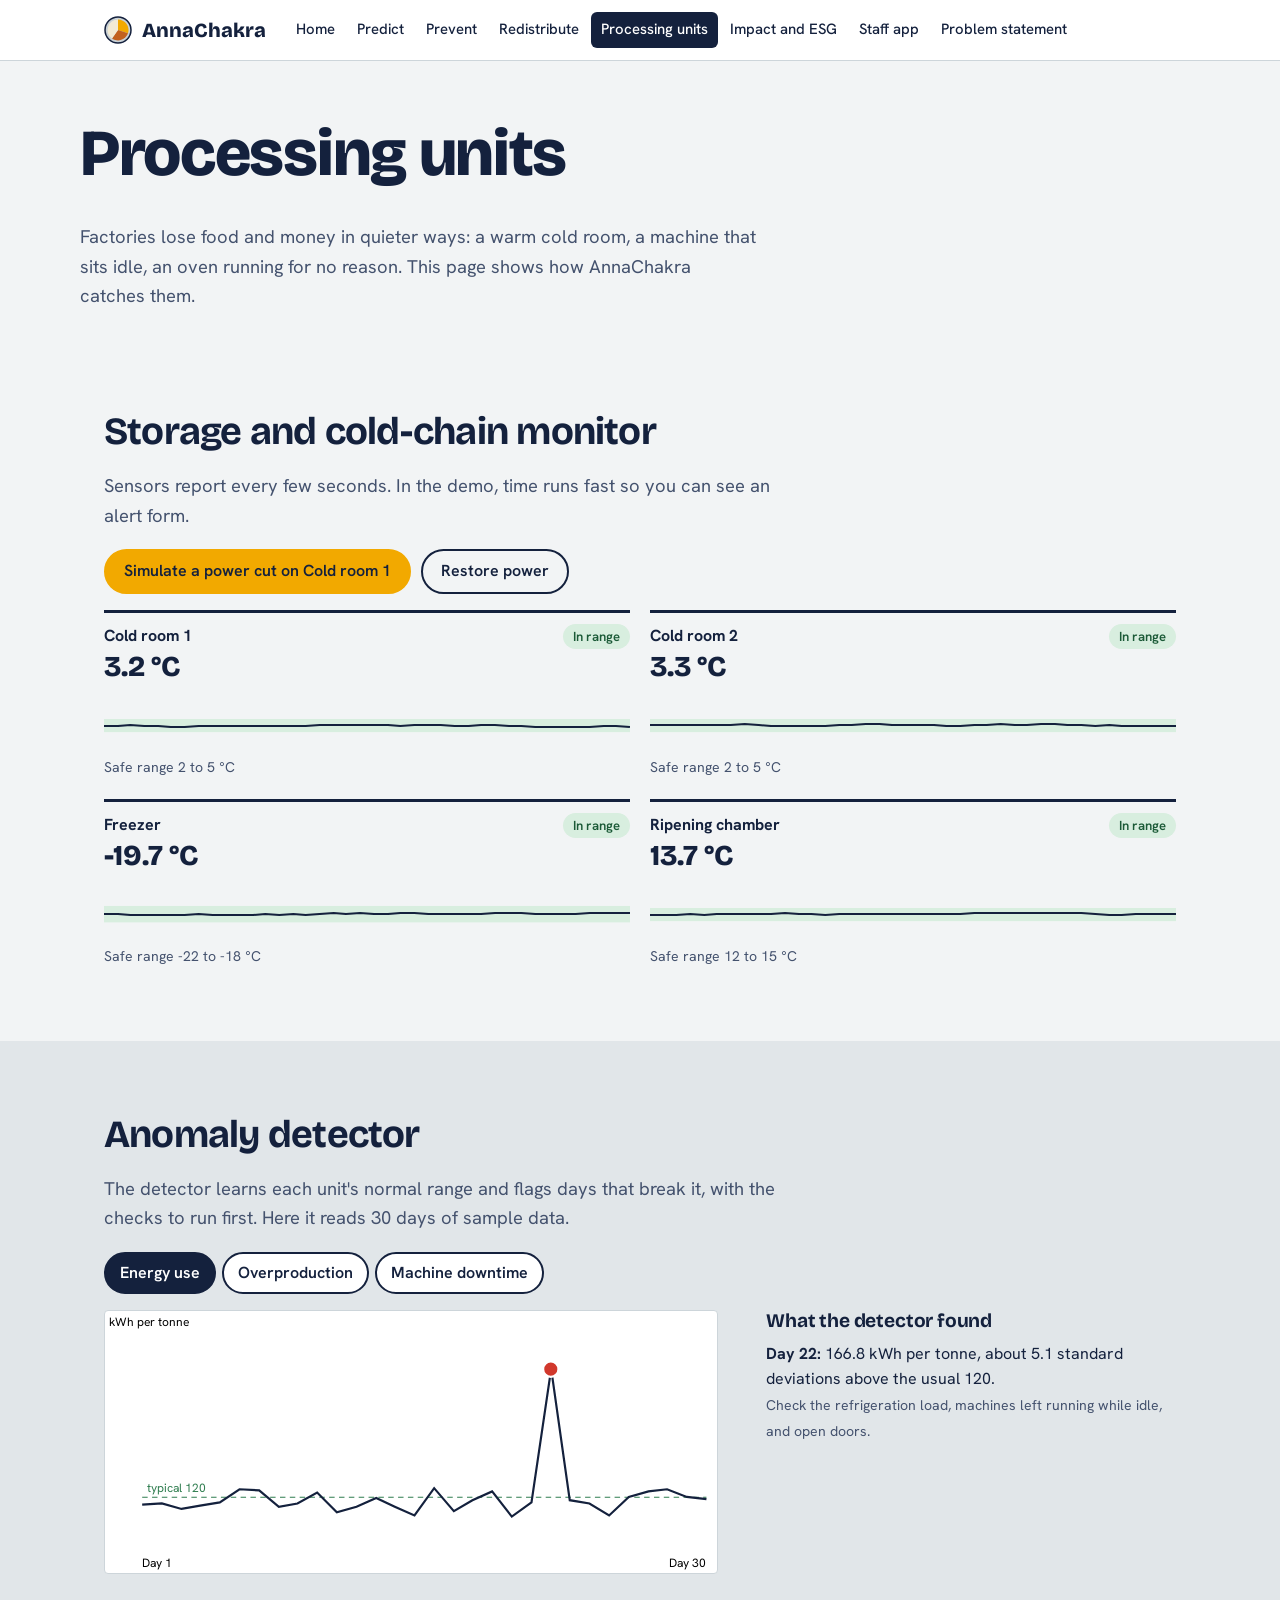
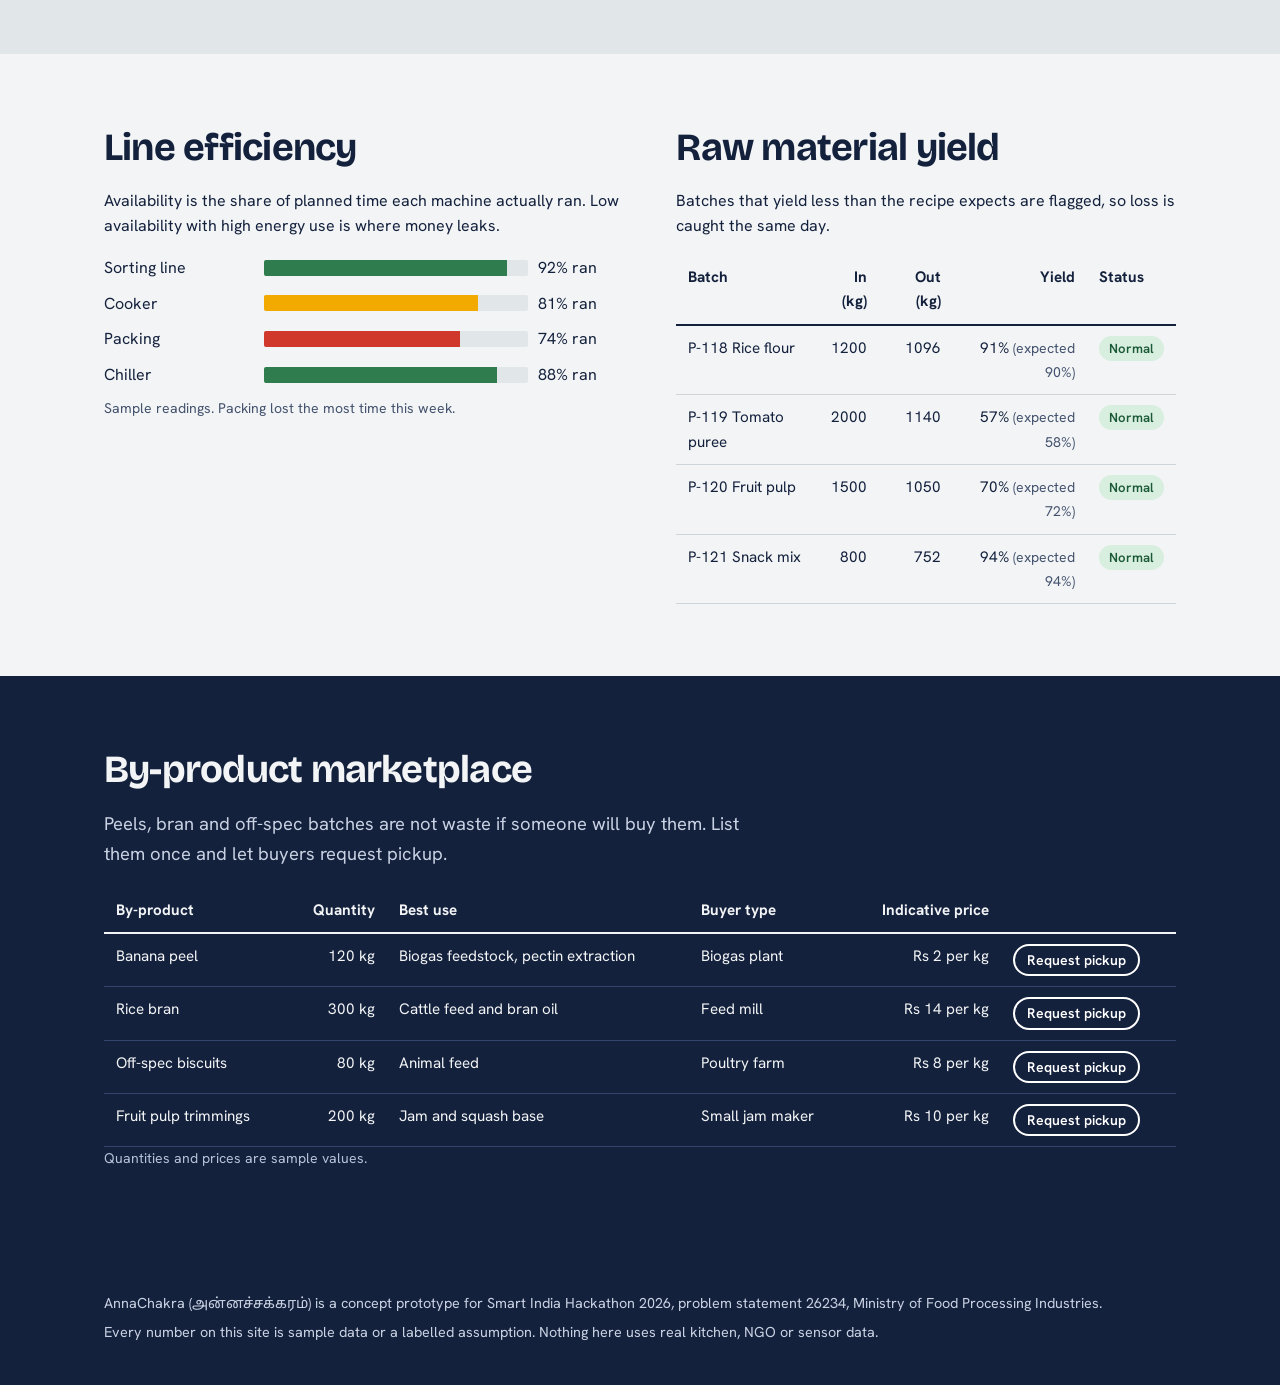
<file: processing.html>
<!doctype html>
<html lang="en">
<head>
<meta charset="utf-8">
<meta name="viewport" content="width=device-width,initial-scale=1">
<title>Processing units | AnnaChakra</title>
<link rel="preconnect" href="https://fonts.googleapis.com"><link rel="preconnect" href="https://fonts.gstatic.com" crossorigin>
<link href="https://fonts.googleapis.com/css2?family=Bricolage+Grotesque:wght@600;700;800&family=Hanken+Grotesk:wght@400;500;600;700&family=Noto+Sans+Tamil:wght@400;600;700&display=swap" rel="stylesheet">
<link rel="stylesheet" href="style.css">
<style>
.units{display:grid;grid-template-columns:repeat(2,1fr);gap:20px}
@media(max-width:700px){.units{grid-template-columns:1fr}}
.unit{border-top:3px solid var(--ink);padding-top:10px}
.unit .t{font:800 1.8rem 'Bricolage Grotesque',sans-serif}
.unit svg{width:100%;height:70px;display:block}
.alert{border-left:5px solid var(--chilli);background:#F7D3CF;padding:12px 16px;margin-bottom:16px;font-weight:600}
.chart{width:100%;height:auto;background:#fff;border:1px solid var(--line);border-radius:4px}
.eff{display:grid;grid-template-columns:150px 1fr 90px;gap:10px;align-items:center;margin:10px 0}
.eff .track{background:var(--steel);height:16px;border-radius:2px;overflow:hidden}
.eff .fill{height:100%}
</style>
</head>
<body>
<header id="site-nav"></header>
<main id="main">

<div class="wrap pagehead">
  <h1>Processing units</h1>
  <p class="lede">Factories lose food and money in quieter ways: a warm cold room, a machine that sits idle, an oven running for no reason. This page shows how AnnaChakra catches them.</p>
</div>

<section>
  <div class="wrap">
    <h2>Storage and cold-chain monitor</h2>
    <p class="lede">Sensors report every few seconds. In the demo, time runs fast so you can see an alert form.</p>
    <div class="inline" style="margin-bottom:16px">
      <button class="btn gold" id="fault" type="button">Simulate a power cut on Cold room 1</button>
      <button class="btn ghost" id="fix" type="button">Restore power</button>
    </div>
    <div id="alertBox" aria-live="assertive"></div>
    <div class="units" id="units"></div>
  </div>
</section>

<section class="band">
  <div class="wrap">
    <h2>Anomaly detector</h2>
    <p class="lede">The detector learns each unit's normal range and flags days that break it, with the checks to run first. Here it reads 30 days of sample data.</p>
    <div class="tabs" role="group" aria-label="Metric">
      <button type="button" data-m="0" aria-pressed="true">Energy use</button>
      <button type="button" data-m="1" aria-pressed="false">Overproduction</button>
      <button type="button" data-m="2" aria-pressed="false">Machine downtime</button>
    </div>
    <div class="split wide-left">
      <div id="anChart"></div>
      <div><h3>What the detector found</h3><div id="anList"></div></div>
    </div>
  </div>
</section>

<section>
  <div class="wrap split">
    <div>
      <h2>Line efficiency</h2>
      <p>Availability is the share of planned time each machine actually ran. Low availability with high energy use is where money leaks.</p>
      <div id="eff"></div>
    </div>
    <div>
      <h2>Raw material yield</h2>
      <p>Batches that yield less than the recipe expects are flagged, so loss is caught the same day.</p>
      <div class="tablewrap"><table>
        <thead><tr><th>Batch</th><th class="num">In (kg)</th><th class="num">Out (kg)</th><th class="num">Yield</th><th>Status</th></tr></thead>
        <tbody id="yield"></tbody>
      </table></div>
    </div>
  </div>
</section>

<section class="band-ink">
  <div class="wrap">
    <h2>By-product marketplace</h2>
    <p class="lede">Peels, bran and off-spec batches are not waste if someone will buy them. List them once and let buyers request pickup.</p>
    <div class="tablewrap"><table>
      <thead><tr><th>By-product</th><th class="num">Quantity</th><th>Best use</th><th>Buyer type</th><th class="num">Indicative price</th><th></th></tr></thead>
      <tbody id="market"></tbody>
    </table></div>
    <p class="note">Quantities and prices are sample values.</p>
  </div>
</section>

</main>
<footer id="site-foot"></footer>
<script src="common.js"></script>
<script>
(function(){
  const el=id=>document.getElementById(id);
  // Cold chain
  const U=[{n:'Cold room 1',lo:2,hi:5,t:3.5,h:[]},{n:'Cold room 2',lo:2,hi:5,t:3.8,h:[]},{n:'Freezer',lo:-22,hi:-18,t:-20,h:[]},{n:'Ripening chamber',lo:12,hi:15,t:13.5,h:[]}];
  let fault=false;const over=[0,0,0,0];
  const rand=AC.rng(7);
  function tick(){
    U.forEach((u,i)=>{
      const mid=(u.lo+u.hi)/2;
      u.t+=(mid-u.t)*.2+(rand()-.5)*.35+(i===0&&fault?.7:0);
      u.h.push(u.t);if(u.h.length>40)u.h.shift();
      over[i]=u.t>u.hi?over[i]+1:0;
    });
    draw();
  }
  function draw(){
    el('units').innerHTML=U.map((u,i)=>{
      const mn=u.lo-5,mx=u.hi+8,W=300,H=70;
      const y=v=>H-(AC.clamp(v,mn,mx)-mn)/(mx-mn)*H;
      const pts=u.h.map((v,k)=>(k/39*W).toFixed(0)+','+y(v).toFixed(0)).join(' ');
      const bad=u.t>u.hi||u.t<u.lo;
      return '<div class="unit"><div class="inline" style="justify-content:space-between"><b>'+u.n+'</b><span class="chip '+(bad?'bad':'ok')+'">'+(bad?'Out of range':'In range')+'</span></div><div class="t">'+u.t.toFixed(1)+' &deg;C</div><svg viewBox="0 0 300 70" preserveAspectRatio="none" role="img" aria-label="'+u.n+' temperature"><rect x="0" y="'+y(u.hi)+'" width="300" height="'+(y(u.lo)-y(u.hi))+'" fill="#D8EEDF"/><polyline points="'+pts+'" fill="none" stroke="'+(bad?'#D1382C':'#14213D')+'" stroke-width="2"/></svg><span class="note">Safe range '+u.lo+' to '+u.hi+' &deg;C</span></div>';
    }).join('');
    const a=[];
    U.forEach((u,i)=>{if(over[i]>=5)a.push('<div class="alert">'+u.n+' has been above '+u.hi+' &deg;C for '+over[i]+' readings. Move dairy and cut fruit to another room and call maintenance.</div>');});
    el('alertBox').innerHTML=a.join('');
  }
  el('fault').onclick=()=>{fault=true;};
  el('fix').onclick=()=>{fault=false;};
  for(let k=0;k<40;k++)tick();
  setInterval(tick,1000);

  // Anomaly detector
  const r2=AC.rng(21);
  const gen=(base,sd,idx,bump)=>Array.from({length:30},(_,d)=>Math.round((base+(r2()-.5)*2*sd+(d===idx?bump:0))*10)/10);
  const M=[
    {n:'Energy use',unit:'kWh per tonne',data:gen(118,6,21,52),checks:'Check the refrigeration load, machines left running while idle, and open doors.'},
    {n:'Overproduction',unit:'% above order',data:gen(4,1.4,13,9),checks:'Check the order sheet against the batch size and whether the forecast was overridden.'},
    {n:'Machine downtime',unit:'minutes per day',data:gen(35,10,26,95),checks:'Check the maintenance log, spare parts and the shift handover notes.'}
  ];
  let am=0;
  function anomalies(){
    const m=M[am],d=m.data,mean=d.reduce((a,b)=>a+b,0)/d.length,sd=Math.sqrt(d.reduce((a,b)=>a+(b-mean)*(b-mean),0)/d.length);
    const flags=[];d.forEach((v,i)=>{const z=(v-mean)/sd;if(Math.abs(z)>2.5)flags.push({i,v,z});});
    const W=560,H=240,pad=34,mx=Math.max.apply(null,d)*1.08,mn=Math.min.apply(null,d)*.9;
    const X=i=>pad+i/(d.length-1)*(W-pad-10),Y=v=>H-24-(v-mn)/(mx-mn)*(H-44);
    let g='<svg class="chart" viewBox="0 0 '+W+' '+H+'" role="img" aria-label="'+m.n+' over 30 days"><line x1="'+pad+'" x2="'+(W-10)+'" y1="'+Y(mean)+'" y2="'+Y(mean)+'" stroke="#2F7D4F" stroke-dasharray="5 4"/><text x="'+(pad+4)+'" y="'+(Y(mean)-5)+'" font-size="11" fill="#2F7D4F">typical '+mean.toFixed(0)+'</text>';
    g+='<polyline fill="none" stroke="#14213D" stroke-width="2" points="'+d.map((v,i)=>X(i).toFixed(0)+','+Y(v).toFixed(0)).join(' ')+'"/>';
    flags.forEach(f=>{g+='<circle cx="'+X(f.i)+'" cy="'+Y(f.v)+'" r="7" fill="#D1382C" stroke="#fff" stroke-width="2"/>';});
    g+='<text x="'+pad+'" y="'+(H-6)+'" font-size="11">Day 1</text><text x="'+(W-10)+'" y="'+(H-6)+'" font-size="11" text-anchor="end">Day 30</text><text x="4" y="14" font-size="11">'+m.unit+'</text></svg>';
    el('anChart').innerHTML=g;
    el('anList').innerHTML=flags.length?flags.map(f=>'<p><b>Day '+(f.i+1)+':</b> '+f.v+' '+m.unit+', about '+Math.abs(f.z).toFixed(1)+' standard deviations '+(f.z>0?'above':'below')+' the usual '+mean.toFixed(0)+'.<br><span class="note">'+m.checks+'</span></p>').join(''):'<p>Nothing unusual in the last 30 days.</p>';
  }
  document.querySelector('.tabs').addEventListener('click',e=>{const b=e.target.closest('button');if(!b)return;am=+b.dataset.m;document.querySelectorAll('.tabs button').forEach(x=>x.setAttribute('aria-pressed',x===b));anomalies();});
  anomalies();

  // Efficiency
  const EF=[['Sorting line',92,'#2F7D4F'],['Cooker',81,'#F2A900'],['Packing',74,'#D1382C'],['Chiller',88,'#2F7D4F']];
  el('eff').innerHTML=EF.map(e=>'<div class="eff"><span>'+e[0]+'</span><div class="track"><div class="fill" style="width:'+e[1]+'%;background:'+e[2]+'"></div></div><span>'+e[1]+'% ran</span></div>').join('')+'<p class="note">Sample readings. Packing lost the most time this week.</p>';

  // Yield
  const Y=[['P-118 Rice flour',1200,1096,90],['P-119 Tomato puree',2000,1140,58],['P-120 Fruit pulp',1500,1050,72],['P-121 Snack mix',800,752,94]];
  el('yield').innerHTML=Y.map(y=>{const a=y[2]/y[1]*100,low=a<y[3]-2;return '<tr><td>'+y[0]+'</td><td class="num">'+y[1]+'</td><td class="num">'+y[2]+'</td><td class="num">'+a.toFixed(0)+'% <span class="note">(expected '+y[3]+'%)</span></td><td>'+(low?'<span class="chip bad">Loss above normal</span>':'<span class="chip ok">Normal</span>')+'</td></tr>';}).join('');

  // Marketplace
  const MK=[['Banana peel','120 kg','Biogas feedstock, pectin extraction','Biogas plant','Rs 2 per kg'],['Rice bran','300 kg','Cattle feed and bran oil','Feed mill','Rs 14 per kg'],['Off-spec biscuits','80 kg','Animal feed','Poultry farm','Rs 8 per kg'],['Fruit pulp trimmings','200 kg','Jam and squash base','Small jam maker','Rs 10 per kg']];
  el('market').innerHTML=MK.map((m,i)=>'<tr><td>'+m[0]+'</td><td class="num">'+m[1]+'</td><td>'+m[2]+'</td><td>'+m[3]+'</td><td class="num">'+m[4]+'</td><td><button class="btn ghost small" type="button" data-i="'+i+'">Request pickup</button></td></tr>').join('');
  el('market').addEventListener('click',e=>{const b=e.target.closest('button');if(!b)return;b.textContent='Requested';b.disabled=true;});
})();
</script>
</body>
</html>
</file>
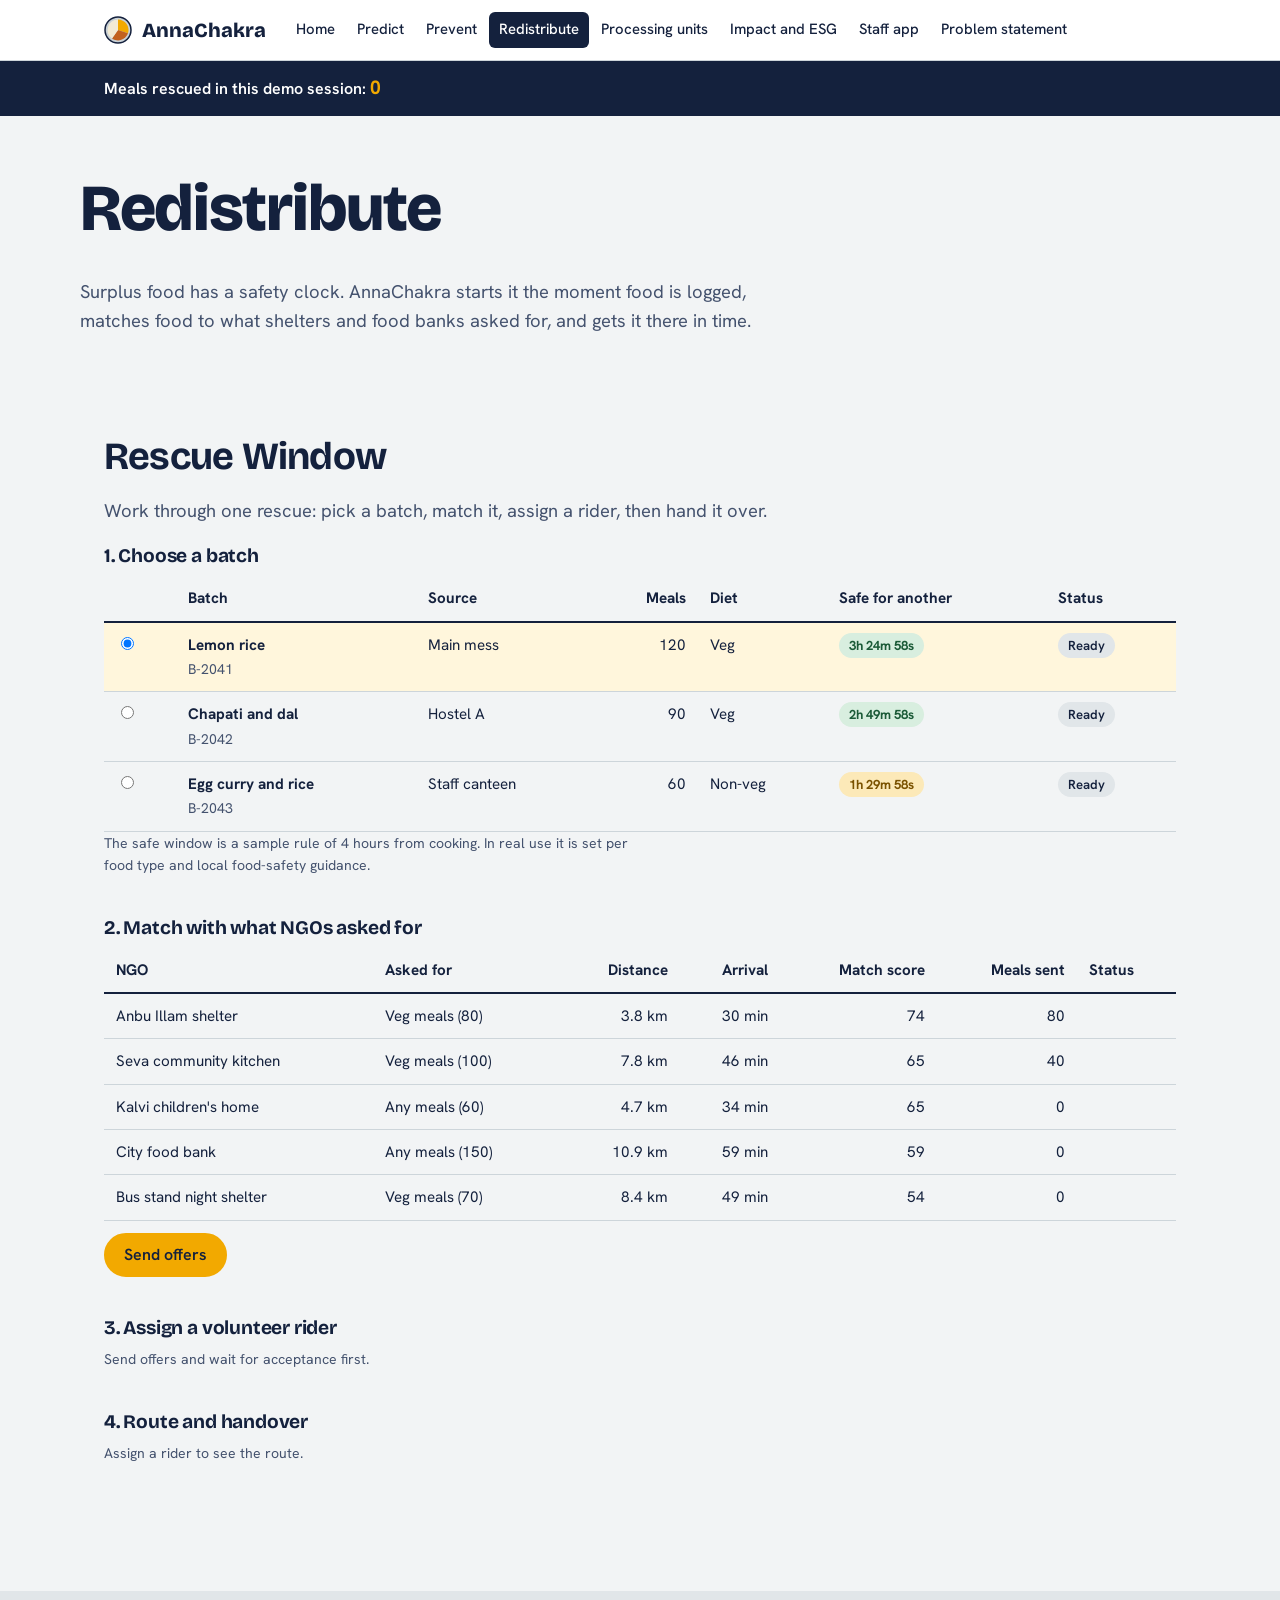
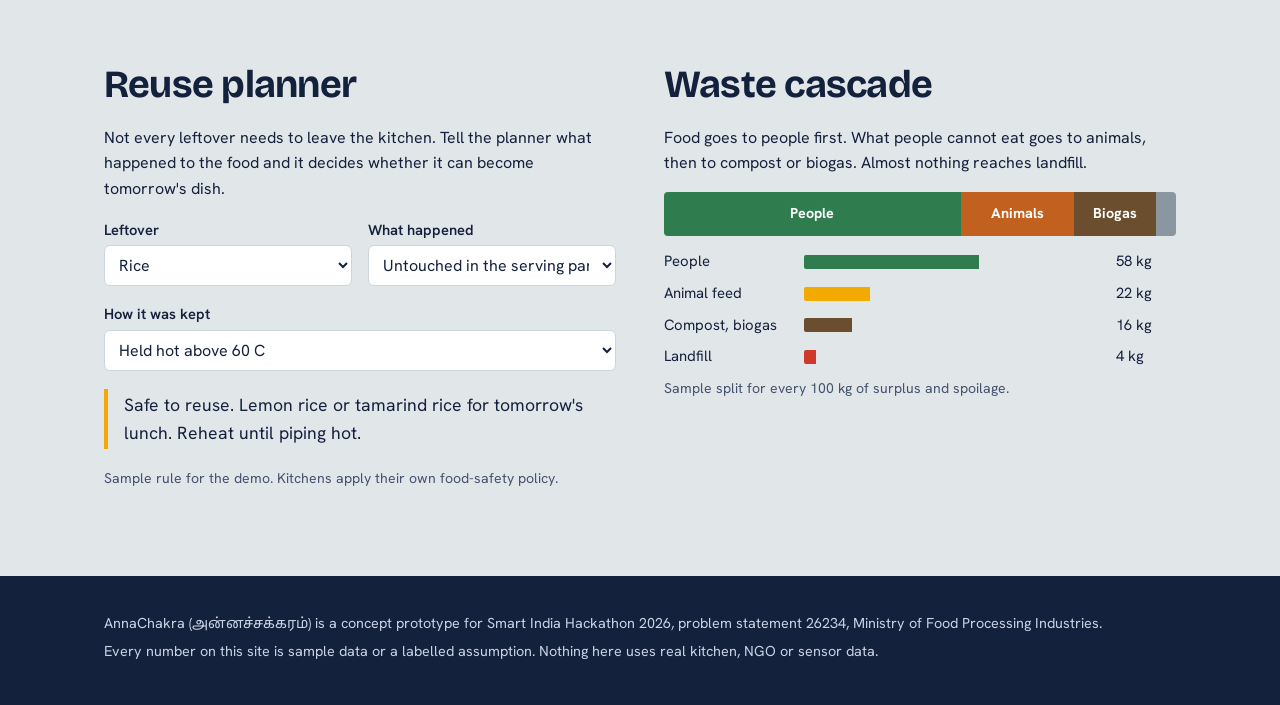
<file: redistribute.html>
<!doctype html>
<html lang="en">
<head>
<meta charset="utf-8">
<meta name="viewport" content="width=device-width,initial-scale=1">
<title>Redistribute | AnnaChakra</title>
<link rel="preconnect" href="https://fonts.googleapis.com"><link rel="preconnect" href="https://fonts.gstatic.com" crossorigin>
<link href="https://fonts.googleapis.com/css2?family=Bricolage+Grotesque:wght@600;700;800&family=Hanken+Grotesk:wght@400;500;600;700&family=Noto+Sans+Tamil:wght@400;600;700&display=swap" rel="stylesheet">
<link rel="stylesheet" href="style.css">
<style>
.strip{background:var(--ink);color:#fff;padding:12px 0;font-weight:600}
.strip b{color:var(--gold);font-size:1.2rem}
.stepblock{margin-bottom:40px}
.cd{font-variant-numeric:tabular-nums;font-weight:700}
.mapsvg{width:100%;height:auto;background:#fff;border:1px solid var(--line);border-radius:4px}
.cascade{display:flex;height:44px;border-radius:4px;overflow:hidden;margin:14px 0}
.cascade div{display:flex;align-items:center;justify-content:center;font-weight:700;font-size:.9rem;color:#fff;transition:flex .6s}
.qr{width:150px;height:150px;image-rendering:pixelated}
.tempsp{width:100%;height:50px}
tr.pick{background:#FFF6DC}
</style>
</head>
<body>
<header id="site-nav"></header>
<div class="strip" role="status"><div class="wrap">Meals rescued in this demo session: <b id="rescued">0</b></div></div>
<main id="main">

<div class="wrap pagehead">
  <h1>Redistribute</h1>
  <p class="lede">Surplus food has a safety clock. AnnaChakra starts it the moment food is logged, matches food to what shelters and food banks asked for, and gets it there in time.</p>
</div>

<section>
  <div class="wrap">
    <h2>Rescue Window</h2>
    <p class="lede">Work through one rescue: pick a batch, match it, assign a rider, then hand it over.</p>

    <div class="stepblock">
      <h3>1. Choose a batch</h3>
      <div class="tablewrap"><table>
        <thead><tr><th></th><th>Batch</th><th>Source</th><th class="num">Meals</th><th>Diet</th><th>Safe for another</th><th>Status</th></tr></thead>
        <tbody id="batchRows"></tbody>
      </table></div>
      <p class="note">The safe window is a sample rule of 4 hours from cooking. In real use it is set per food type and local food-safety guidance.</p>
    </div>

    <div class="stepblock">
      <h3>2. Match with what NGOs asked for</h3>
      <div class="tablewrap" id="matchBox"></div>
      <p style="margin-top:12px"><button class="btn gold" id="sendBtn" type="button">Send offers</button> <span id="sendMsg" class="note"></span></p>
    </div>

    <div class="stepblock">
      <h3>3. Assign a volunteer rider</h3>
      <div id="riderBox"></div>
    </div>

    <div class="stepblock">
      <h3>4. Route and handover</h3>
      <div class="split wide-left">
        <div id="routeMap"><p class="note">Assign a rider to see the route.</p></div>
        <div id="routeInfo"></div>
      </div>
    </div>
  </div>
</section>

<section class="band">
  <div class="wrap">
    <div class="split even">
      <div>
        <h2>Reuse planner</h2>
        <p>Not every leftover needs to leave the kitchen. Tell the planner what happened to the food and it decides whether it can become tomorrow's dish.</p>
        <div class="row">
          <div class="field"><label for="ruDish">Leftover</label><select id="ruDish"><option value="rice">Rice</option><option value="chapati">Chapati</option><option value="sambar">Sambar</option><option value="curry">Vegetable curry</option></select></div>
          <div class="field"><label for="ruServed">What happened</label><select id="ruServed"><option value="pan">Untouched in the serving pan</option><option value="plate">Already served on plates</option></select></div>
        </div>
        <div class="field"><label for="ruTemp">How it was kept</label><select id="ruTemp"><option value="hot">Held hot above 60 C</option><option value="cold">Chilled below 5 C within 2 hours</option><option value="room">Left at room temperature</option></select></div>
        <p class="out" id="ruOut" aria-live="polite"></p>
        <p class="note">Sample rule for the demo. Kitchens apply their own food-safety policy.</p>
      </div>
      <div>
        <h2>Waste cascade</h2>
        <p>Food goes to people first. What people cannot eat goes to animals, then to compost or biogas. Almost nothing reaches landfill.</p>
        <div class="cascade" role="img" aria-label="Of 100 kg of surplus: 58 kg to people, 22 kg to animal feed, 16 kg to compost or biogas, 4 kg to landfill">
          <div style="flex:58;background:#2F7D4F">People</div>
          <div style="flex:22;background:#C2611F">Animals</div>
          <div style="flex:16;background:#6B4E2E">Biogas</div>
          <div style="flex:4;background:#8A97A0"></div>
        </div>
        <div class="hbar"><span>People</span><div class="track"><div class="fill green" style="width:58%"></div></div><span>58 kg</span></div>
        <div class="hbar"><span>Animal feed</span><div class="track"><div class="fill" style="width:22%"></div></div><span>22 kg</span></div>
        <div class="hbar"><span>Compost, biogas</span><div class="track"><div class="fill" style="width:16%;background:#6B4E2E"></div></div><span>16 kg</span></div>
        <div class="hbar"><span>Landfill</span><div class="track"><div class="fill red" style="width:4%"></div></div><span>4 kg</span></div>
        <p class="note">Sample split for every 100 kg of surplus and spoilage.</p>
      </div>
    </div>
  </div>
</section>

</main>
<footer id="site-foot"></footer>

<dialog id="passport" aria-labelledby="ppTitle">
  <h3 id="ppTitle">Freshness Passport</h3>
  <div id="ppBody"></div>
  <p class="inline" style="margin-top:14px"><button class="btn gold small" id="ppScan" type="button">Scan at pickup</button> <button class="btn ghost small" id="ppClose" type="button">Close</button></p>
</dialog>

<script src="common.js"></script>
<script>
(function(){
  const el=id=>document.getElementById(id);
  const t0=Date.now();
  const KX=50,KY=140,KM=0.03;
  const BATCHES=[
    {id:'B-2041',item:'Lemon rice',meals:120,diet:'Veg',ago:35,win:240,src:'Main mess',temps:[71,68,65,63,61]},
    {id:'B-2042',item:'Chapati and dal',meals:90,diet:'Veg',ago:70,win:240,src:'Hostel A',temps:[70,66,64,62,60]},
    {id:'B-2043',item:'Egg curry and rice',meals:60,diet:'Non-veg',ago:150,win:240,src:'Staff canteen',temps:[69,64,62,61,60]}
  ];
  const NGOS=[
    {id:'n1',org:'Anbu Illam shelter',need:'Veg meals',qty:80,diet:'Veg',x:150,y:60},
    {id:'n2',org:'Seva community kitchen',need:'Veg meals',qty:100,diet:'Veg',x:300,y:70},
    {id:'n3',org:'City food bank',need:'Any meals',qty:150,diet:'Any',x:410,y:200},
    {id:'n4',org:"Kalvi children's home",need:'Any meals',qty:60,diet:'Any',x:190,y:210},
    {id:'n5',org:'Bus stand night shelter',need:'Veg meals',qty:70,diet:'Veg',x:330,y:150}
  ];
  const RIDERS=[{n:'Karthik',veh:'Bike',km:1.2,cap:40},{n:'Meena',veh:'Auto',km:2.4,cap:150},{n:'Ravi',veh:'Van',km:3.9,cap:400}];
  const st={b:0,sent:false,accepted:false,alloc:[],rider:null,delivered:false,rescued:0,scanned:false};
  const dist=n=>Math.hypot(n.x-KX,n.y-KY)*KM;
  const rem=b=>b.win-b.ago-(Date.now()-t0)/60000;
  const cdText=m=>{if(m<=0)return 'Expired';const s=Math.floor(m*60);return Math.floor(s/3600)+'h '+String(Math.floor(s%3600/60)).padStart(2,'0')+'m '+String(s%60).padStart(2,'0')+'s';};
  const chipFor=m=>m<30?'bad':m<90?'warn':'ok';

  function drawBatches(){
    el('batchRows').innerHTML=BATCHES.map((b,i)=>{const m=rem(b);return '<tr class="'+(i===st.b?'pick':'')+'"><td><input type="radio" name="batch" value="'+i+'" '+(i===st.b?'checked':'')+' aria-label="Choose '+b.id+'"></td><td><b>'+b.item+'</b><br><span class="note">'+b.id+'</span></td><td>'+b.src+'</td><td class="num">'+b.meals+'</td><td>'+b.diet+'</td><td><span class="chip '+chipFor(m)+' cd" data-i="'+i+'">'+cdText(m)+'</span></td><td>'+(i===st.b&&st.delivered?'<span class="chip ok">Delivered</span>':i===st.b&&st.sent?'<span class="chip warn">In progress</span>':'<span class="chip">Ready</span>')+'</td></tr>';}).join('');
  }
  function matches(){
    const b=BATCHES[st.b],m=rem(b);
    const list=NGOS.filter(n=>b.diet==='Veg'||n.diet==='Any').map(n=>{
      const d=dist(n),eta=15+d*4,ok=eta<=m;
      const score=Math.round(100*(.45*AC.clamp(1-d/12,0,1)+.35*Math.min(1,n.qty/b.meals)+.2*(ok?1:0)));
      return Object.assign({},n,{d,eta,ok,score});
    }).sort((a,c)=>c.score-a.score);
    let left=b.meals;st.alloc=[];
    list.forEach(n=>{n.give=0;if(n.ok&&left>0){n.give=Math.min(n.qty,left);left-=n.give;st.alloc.push(n);}});
    st.list=list;st.left=left;
  }
  function drawMatches(){
    const b=BATCHES[st.b];
    el('matchBox').innerHTML='<table><thead><tr><th>NGO</th><th>Asked for</th><th class="num">Distance</th><th class="num">Arrival</th><th class="num">Match score</th><th class="num">Meals sent</th><th>Status</th></tr></thead><tbody>'+
    st.list.map(n=>'<tr><td>'+n.org+'</td><td>'+n.need+' ('+n.qty+')</td><td class="num">'+n.d.toFixed(1)+' km</td><td class="num">'+Math.round(n.eta)+' min</td><td class="num">'+n.score+'</td><td class="num">'+n.give+'</td><td>'+(n.give?(st.accepted?'<span class="chip ok">Accepted</span>':st.sent?'<span class="chip warn">Offer sent</span>':''):(n.ok?'':'<span class="chip bad">Too far for safe window</span>'))+'</td></tr>').join('')+'</tbody></table>'+
    (st.left>0?'<p class="note">'+st.left+' meals of '+b.meals+' have no match yet. They move to animal feed or biogas if no NGO asks in time.</p>':'');
    el('sendBtn').disabled=st.sent||!st.alloc.length;
  }
  function drawRiders(){
    if(!st.accepted){el('riderBox').innerHTML='<p class="note">Send offers and wait for acceptance first.</p>';return;}
    const b=BATCHES[st.b];
    if(st.rider===null){const fit=RIDERS.findIndex(r=>r.cap>=b.meals);st.riderPick=fit<0?RIDERS.length-1:fit;}
    el('riderBox').innerHTML='<div class="tablewrap"><table><thead><tr><th></th><th>Rider</th><th>Vehicle</th><th class="num">From kitchen</th><th class="num">Can carry</th></tr></thead><tbody>'+
    RIDERS.map((r,i)=>'<tr class="'+(i===(st.rider!==null?st.rider:st.riderPick)?'pick':'')+'"><td><input type="radio" name="rider" value="'+i+'" '+(i===(st.rider!==null?st.rider:st.riderPick)?'checked':'')+' '+(st.rider!==null?'disabled':'')+' aria-label="Choose '+r.n+'"></td><td>'+r.n+'</td><td>'+r.veh+'</td><td class="num">'+r.km+' km</td><td class="num">'+r.cap+' meals'+(r.cap<b.meals?' <span class="chip warn">Needs two trips</span>':'')+'</td></tr>').join('')+'</tbody></table></div>'+
    '<p style="margin-top:12px"><button class="btn gold" id="assignBtn" type="button" '+(st.rider!==null?'disabled':'')+'>Assign rider</button></p>';
  }
  function permutations(a){if(a.length<=1)return[a];const r=[];a.forEach((x,i)=>{permutations(a.slice(0,i).concat(a.slice(i+1))).forEach(p=>r.push([x].concat(p)));});return r;}
  function pathLen(order){let x=KX,y=KY,t=0;order.forEach(n=>{t+=Math.hypot(n.x-x,n.y-y)*KM;x=n.x;y=n.y;});return t;}
  function drawRoute(){
    if(st.rider===null)return;
    const stops=st.alloc.slice().sort((a,b)=>a.id<b.id?-1:1);
    const naive=pathLen(stops);
    let best=stops,bl=naive;
    permutations(stops).forEach(p=>{const l=pathLen(p);if(l<bl-1e-9){bl=l;best=p;}});
    st.route=best;
    let g='<svg class="mapsvg" viewBox="0 0 460 280" role="img" aria-label="Route from kitchen to NGOs"><rect x="0" y="0" width="460" height="280" fill="#fff"/><g stroke="#E1E6E9" stroke-width="10" fill="none"><path d="M0 140H460M150 0V280M330 0V280"/></g>';
    let pts=[[KX,KY]].concat(best.map(n=>[n.x,n.y]));
    g+='<polyline points="'+pts.map(p=>p.join(',')).join(' ')+'" fill="none" stroke="#14213D" stroke-width="3" stroke-dasharray="7 5"/>';
    g+='<rect x="'+(KX-13)+'" y="'+(KY-13)+'" width="26" height="26" fill="#F2A900" stroke="#14213D" stroke-width="2"/><text x="'+KX+'" y="'+(KY+30)+'" text-anchor="middle" font-size="12" font-weight="700">Kitchen</text>';
    best.forEach((n,i)=>{g+='<circle cx="'+n.x+'" cy="'+n.y+'" r="14" fill="#2F7D4F" stroke="#fff" stroke-width="2"/><text x="'+n.x+'" y="'+(n.y+5)+'" text-anchor="middle" font-size="13" font-weight="800" fill="#fff">'+(i+1)+'</text><text x="'+n.x+'" y="'+(n.y-20)+'" text-anchor="middle" font-size="11" font-weight="600" stroke="#fff" stroke-width="3" paint-order="stroke">'+n.org+'</text>';});
    el('routeMap').innerHTML=g+'</svg>';
    const b=BATCHES[st.b],r=RIDERS[st.rider];
    const eta=Math.round(bl*4+best.length*5);
    el('routeInfo').innerHTML='<p><b>'+r.n+' ('+r.veh+')</b> delivers '+b.meals+' meals of '+b.item.toLowerCase()+' in '+best.length+' stop'+(best.length>1?'s':'')+'.</p>'+
      '<p class="out">Optimised route: '+bl.toFixed(1)+' km, about '+eta+' minutes. '+(naive-bl>0.05?'List order would be '+naive.toFixed(1)+' km, so ordering saves '+(naive-bl).toFixed(1)+' km ('+Math.round((naive-bl)/naive*100)+'%).':'List order was already the shortest.')+'</p>'+
      '<ol class="tight">'+best.map(n=>'<li>'+n.org+': '+n.give+' meals</li>').join('')+'</ol>'+
      '<p class="inline"><button class="btn ghost small" id="ppOpen" type="button">Open Freshness Passport</button> <button class="btn gold small" id="deliverBtn" type="button" '+(st.delivered?'disabled':'')+'>'+(st.delivered?'Delivered':'Confirm delivery')+'</button></p>';
  }
  function reset(){st.sent=false;st.accepted=false;st.rider=null;st.riderPick=null;st.delivered=false;st.scanned=false;el('sendMsg').textContent='';el('routeMap').innerHTML='<p class="note">Assign a rider to see the route.</p>';el('routeInfo').innerHTML='';matches();drawBatches();drawMatches();drawRiders();}

  el('batchRows').addEventListener('change',e=>{if(e.target.name==='batch'){st.b=+e.target.value;reset();}});
  el('sendBtn').addEventListener('click',()=>{st.sent=true;el('sendMsg').textContent='Offers sent to '+st.alloc.length+' NGO'+(st.alloc.length>1?'s':'')+'. Waiting for replies...';drawBatches();drawMatches();setTimeout(()=>{st.accepted=true;el('sendMsg').textContent='All offers accepted.';drawMatches();drawRiders();},1300);});
  el('riderBox').addEventListener('change',e=>{if(e.target.name==='rider'){st.riderPick=+e.target.value;drawRiders();}});
  el('riderBox').addEventListener('click',e=>{if(e.target.id==='assignBtn'){st.rider=st.riderPick;drawRiders();drawRoute();}});
  el('routeInfo').addEventListener('click',e=>{
    if(e.target.id==='ppOpen')openPassport();
    if(e.target.id==='deliverBtn'){st.delivered=true;st.rescued+=BATCHES[st.b].meals;el('rescued').textContent=st.rescued;drawRoute();drawBatches();}
  });

  // Freshness Passport
  function qr(id){
    let h='<svg class="qr" viewBox="0 0 21 21" role="img" aria-label="Sample passport code"><rect width="21" height="21" fill="#fff"/>';
    const fin=(x,y)=>'<rect x="'+x+'" y="'+y+'" width="7" height="7" fill="#14213D"/><rect x="'+(x+1)+'" y="'+(y+1)+'" width="5" height="5" fill="#fff"/><rect x="'+(x+2)+'" y="'+(y+2)+'" width="3" height="3" fill="#14213D"/>';
    for(let y=0;y<21;y++)for(let x=0;x<21;x++){
      if((x<8&&y<8)||(x>12&&y<8)||(x<8&&y>12))continue;
      if(AC.hash(id+':'+x+':'+y)&1)h+='<rect x="'+x+'" y="'+y+'" width="1" height="1" fill="#14213D"/>';
    }
    return h+fin(0,0)+fin(14,0)+fin(0,14)+'</svg>';
  }
  function spark(t){
    const mn=55,mx=75,w=300,h=50;
    const p=t.map((v,i)=>(i/(t.length-1)*w).toFixed(0)+','+(h-(v-mn)/(mx-mn)*h).toFixed(0)).join(' ');
    const y60=h-(60-mn)/(mx-mn)*h;
    return '<svg class="tempsp" viewBox="0 0 300 50" preserveAspectRatio="none" role="img" aria-label="Temperature log"><line x1="0" x2="300" y1="'+y60+'" y2="'+y60+'" stroke="#D1382C" stroke-dasharray="4 3"/><polyline points="'+p+'" fill="none" stroke="#14213D" stroke-width="2"/></svg>';
  }
  function openPassport(){
    const b=BATCHES[st.b],cooked=new Date(t0-b.ago*60000),safe=new Date(t0-b.ago*60000+b.win*60000);
    const f=d=>d.toLocaleTimeString([], {hour:'numeric',minute:'2-digit'});
    el('ppBody').innerHTML='<div class="inline" style="align-items:flex-start">'+qr(b.id)+'<div><p style="margin:0"><b>'+b.item+'</b><br>'+b.id+', '+b.src+'<br>'+b.meals+' meals, '+b.diet+'</p><p class="note" style="margin-top:8px">Cooked '+f(cooked)+'<br>Safe until '+f(safe)+'</p></div></div><p style="margin:12px 0 2px"><b>Temperature log</b> <span class="note">(red line is 60 C)</span></p>'+spark(b.temps)+'<p id="ppState" class="note">'+(st.scanned?'Verified at pickup: kept above 60 C and inside the safe window.':'Not scanned yet. This is a sample code, not a real QR.')+'</p>';
    el('ppScan').disabled=st.scanned;
    el('passport').showModal();
  }
  el('ppScan').addEventListener('click',()=>{st.scanned=true;el('ppState').textContent='Verified at pickup: kept above 60 C and inside the safe window.';el('ppScan').disabled=true;});
  el('ppClose').addEventListener('click',()=>el('passport').close());

  // Reuse planner
  const IDEAS={rice:'Lemon rice or tamarind rice for tomorrow\'s lunch. Reheat until piping hot.',chapati:'Chapati upma or kothu chapati for tomorrow\'s breakfast.',sambar:'Use it as the base for tomorrow\'s rasam or kuzhambu.',curry:'Fold it into wraps or pulao for tomorrow.'};
  function reuse(){
    const d=el('ruDish').value,s=el('ruServed').value,t=el('ruTemp').value;
    let msg;
    if(s==='plate')msg='Not reusable: food that reached plates goes to the waste cascade (animal feed or biogas).';
    else if(t==='room')msg='Not safe to reuse: it sat at room temperature. Send it to the waste cascade.';
    else msg='Safe to reuse. '+IDEAS[d];
    el('ruOut').textContent=msg;
  }
  ['ruDish','ruServed','ruTemp'].forEach(id=>el(id).addEventListener('input',reuse));reuse();

  matches();drawBatches();drawMatches();drawRiders();
  setInterval(()=>{
    document.querySelectorAll('.cd[data-i]').forEach(c=>{const m=rem(BATCHES[+c.dataset.i]);c.textContent=cdText(m);c.className='chip '+chipFor(m)+' cd';});
  },1000);
})();
</script>
</body>
</html>
</file>
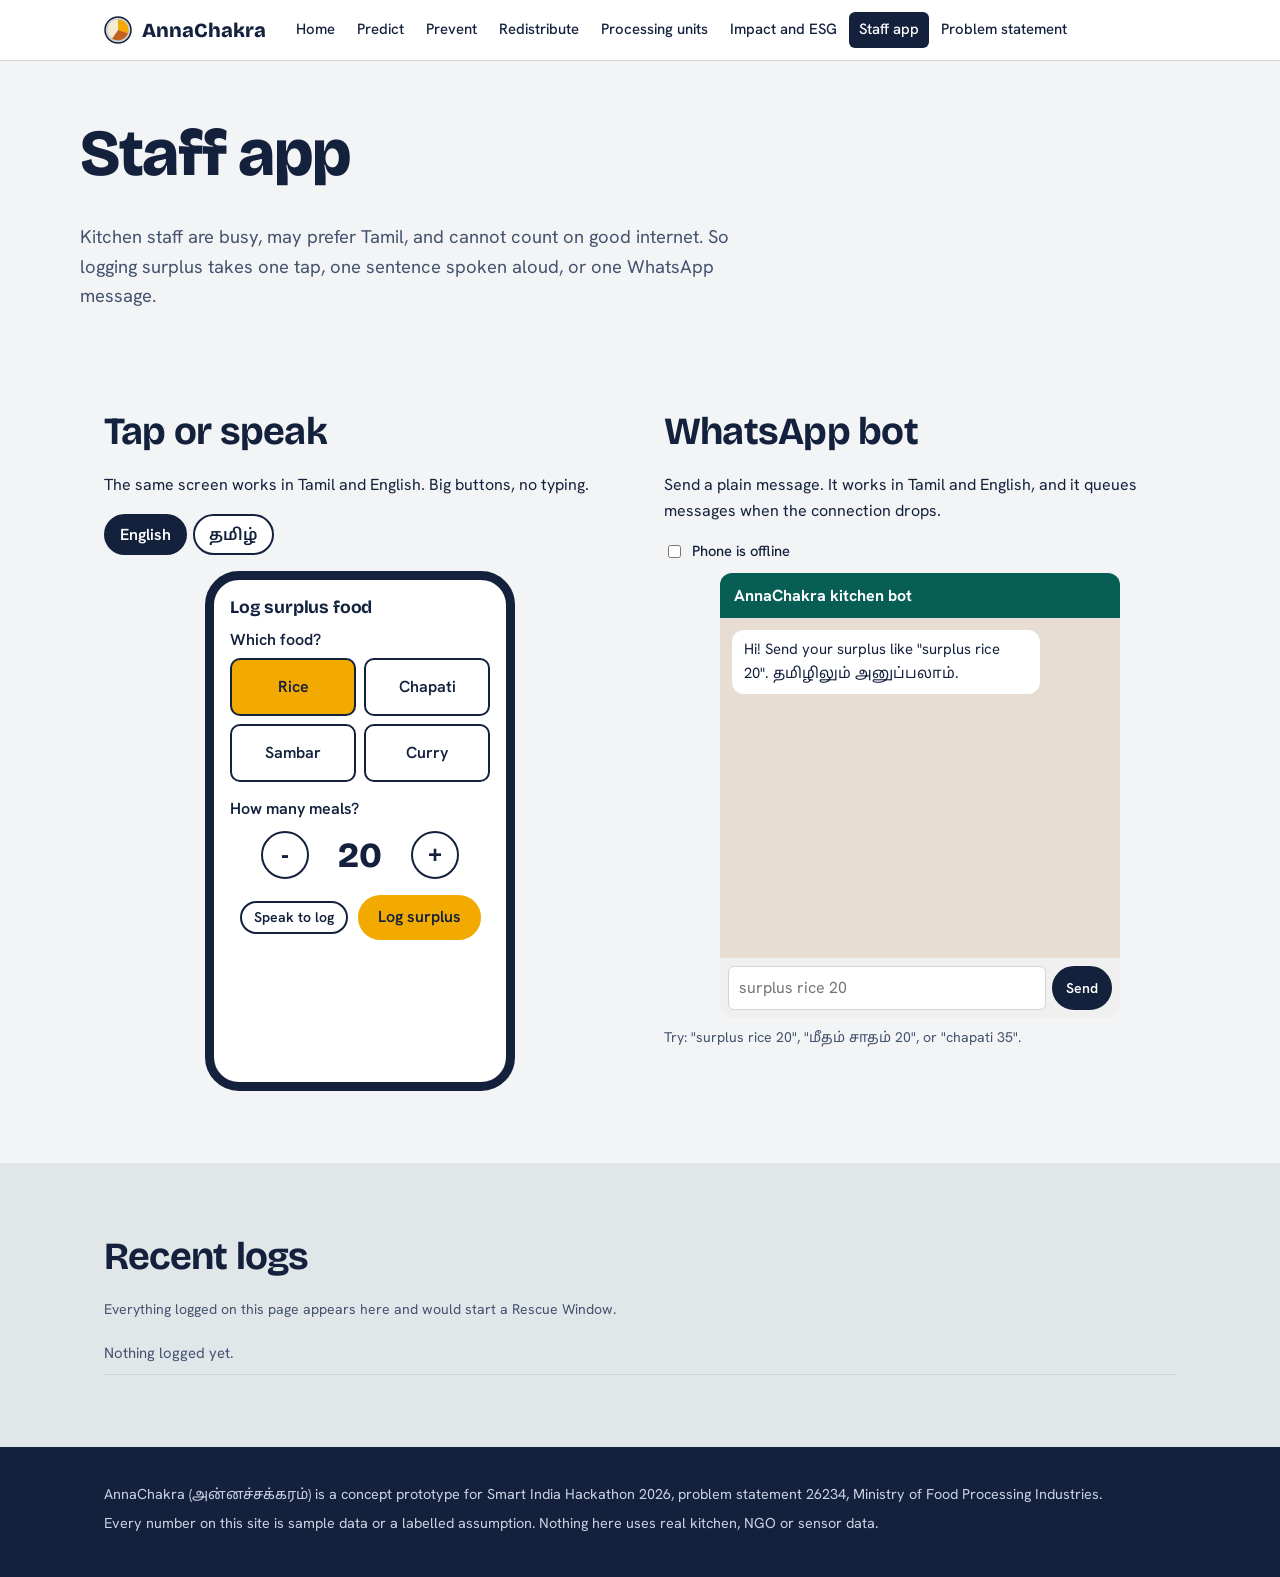
<file: staff.html>
<!doctype html>
<html lang="en">
<head>
<meta charset="utf-8">
<meta name="viewport" content="width=device-width,initial-scale=1">
<title>Staff app | AnnaChakra</title>
<link rel="preconnect" href="https://fonts.googleapis.com"><link rel="preconnect" href="https://fonts.gstatic.com" crossorigin>
<link href="https://fonts.googleapis.com/css2?family=Bricolage+Grotesque:wght@600;700;800&family=Hanken+Grotesk:wght@400;500;600;700&family=Noto+Sans+Tamil:wght@400;600;700&display=swap" rel="stylesheet">
<link rel="stylesheet" href="style.css">
<style>
.wa{max-width:400px;margin:0 auto}
.wa .bar{background:#075E54;color:#fff;padding:10px 14px;border-radius:12px 12px 0 0;font-weight:700}
.wa .chat{border-radius:0}
.wa form{display:flex;gap:6px;background:#F0F0F0;padding:8px;border-radius:0 0 12px 12px}
.wa form input{flex:1}
.logs{list-style:none;margin:0;padding:0}
.logs li{padding:8px 0;border-bottom:1px solid var(--line);font-size:.93rem}
.heard{min-height:1.4em;font-size:.9rem;color:var(--ink2)}
</style>
</head>
<body>
<header id="site-nav"></header>
<main id="main">

<div class="wrap pagehead">
  <h1>Staff app</h1>
  <p class="lede">Kitchen staff are busy, may prefer Tamil, and cannot count on good internet. So logging surplus takes one tap, one sentence spoken aloud, or one WhatsApp message.</p>
</div>

<section>
  <div class="wrap split even">
    <div>
      <h2>Tap or speak</h2>
      <p>The same screen works in Tamil and English. Big buttons, no typing.</p>
      <div class="tabs" role="group" aria-label="Language">
        <button type="button" id="langEn" aria-pressed="true">English</button>
        <button type="button" id="langTa" aria-pressed="false">தமிழ்</button>
      </div>
      <div class="phone">
        <h3 id="pTitle"></h3>
        <p id="pDish" style="margin-bottom:6px;font-weight:600"></p>
        <div class="dishbtns" id="dishbtns"></div>
        <p id="pQty" style="margin-bottom:0;font-weight:600"></p>
        <div class="stepper"><button type="button" id="minus" aria-label="Fewer meals">-</button><output id="qty" aria-live="polite">20</output><button type="button" id="plus" aria-label="More meals">+</button></div>
        <p class="inline" style="justify-content:center"><button class="btn ghost small" id="voice" type="button"></button><button class="btn gold" id="submit" type="button"></button></p>
        <p class="heard" id="heard" aria-live="polite"></p>
      </div>
    </div>
    <div>
      <h2>WhatsApp bot</h2>
      <p>Send a plain message. It works in Tamil and English, and it queues messages when the connection drops.</p>
      <label class="check" style="margin-bottom:10px"><input type="checkbox" id="offline"> Phone is offline</label>
      <div class="wa">
        <div class="bar">AnnaChakra kitchen bot</div>
        <div class="chat" id="chat" role="log" aria-live="polite"></div>
        <form id="waForm"><label class="sr" for="waIn" style="position:absolute;left:-999px">Message</label><input type="text" id="waIn" placeholder="surplus rice 20" autocomplete="off"><button class="btn small" type="submit">Send</button></form>
      </div>
      <p class="note" style="margin-top:8px">Try: "surplus rice 20", "மீதம் சாதம் 20", or "chapati 35".</p>
    </div>
  </div>
</section>

<section class="band">
  <div class="wrap">
    <h2>Recent logs</h2>
    <p class="note">Everything logged on this page appears here and would start a Rescue Window.</p>
    <ul class="logs" id="logs"><li class="note">Nothing logged yet.</li></ul>
  </div>
</section>

</main>
<footer id="site-foot"></footer>
<script src="common.js"></script>
<script>
(function(){
  const el=id=>document.getElementById(id);
  const S={
    en:{title:'Log surplus food',dish:'Which food?',qty:'How many meals?',voice:'Speak to log',submit:'Log surplus',done:'Logged. Rescue Window is open.',heard:'Heard: ',nomic:'Voice input needs a browser with speech support, such as Chrome.',nonum:'Could not find a number. Try "rice 20".'},
    ta:{title:'மீதமுள்ள உணவைப் பதிவு செய்',dish:'எந்த உணவு?',qty:'எத்தனை உணவுகள்?',voice:'பேசிப் பதிவு செய்',submit:'பதிவு செய்',done:'பதிவு செய்யப்பட்டது. மீட்பு நேரம் தொடங்கியது.',heard:'கேட்டது: ',nomic:'குரல் பதிவுக்கு Chrome போன்ற உலாவி தேவை.',nonum:'எண் கிடைக்கவில்லை. "சாதம் 20" என்று சொல்லவும்.'}
  };
  const DISH=[
    {id:'rice',en:'Rice',ta:'சாதம்',k:['rice','sadam','சாதம்']},
    {id:'chapati',en:'Chapati',ta:'சப்பாத்தி',k:['chapati','roti','சப்பாத்தி']},
    {id:'sambar',en:'Sambar',ta:'சாம்பார்',k:['sambar','சாம்பார்']},
    {id:'curry',en:'Curry',ta:'பொரியல்',k:['curry','poriyal','கறி','பொரியல்']}
  ];
  const st={lang:'en',dish:0,qty:20,logs:[]};
  const isTa=t=>/[\u0B80-\u0BFF]/.test(t);
  function parse(t){
    const low=t.toLowerCase();
    const d=DISH.findIndex(x=>x.k.some(k=>low.includes(k)));
    const m=low.match(/\d+/);
    return{dish:d,n:m?+m[0]:null};
  }
  const safeUntil=()=>new Date(Date.now()+3*3600*1000).toLocaleTimeString([], {hour:'numeric',minute:'2-digit'});
  function addLog(d,n,via){
    st.logs.unshift({d,n,via,time:new Date().toLocaleTimeString([], {hour:'numeric',minute:'2-digit'})});
    el('logs').innerHTML=st.logs.map(l=>'<li><b>'+l.n+' meals of '+DISH[l.d].en.toLowerCase()+'</b> at '+l.time+' via '+l.via+'. Rescue Window open, 3 nearby NGOs notified.</li>').join('');
  }

  // Phone
  function paint(){
    const s=S[st.lang];
    el('pTitle').textContent=s.title;el('pDish').textContent=s.dish;el('pQty').textContent=s.qty;
    el('voice').textContent=s.voice;el('submit').textContent=s.submit;
    el('dishbtns').innerHTML=DISH.map((d,i)=>'<button type="button" data-i="'+i+'" aria-pressed="'+(i===st.dish)+'">'+d[st.lang]+'</button>').join('');
    el('qty').textContent=st.qty;
    el('langEn').setAttribute('aria-pressed',st.lang==='en');el('langTa').setAttribute('aria-pressed',st.lang==='ta');
    document.documentElement.lang=st.lang==='ta'?'ta':'en';
  }
  el('langEn').onclick=()=>{st.lang='en';paint();};
  el('langTa').onclick=()=>{st.lang='ta';paint();};
  el('dishbtns').addEventListener('click',e=>{const b=e.target.closest('button');if(!b)return;st.dish=+b.dataset.i;paint();});
  el('minus').onclick=()=>{st.qty=Math.max(5,st.qty-5);paint();};
  el('plus').onclick=()=>{st.qty=Math.min(500,st.qty+5);paint();};
  el('submit').onclick=()=>{addLog(st.dish,st.qty,'app');el('heard').textContent=S[st.lang].done;};
  el('voice').onclick=()=>{
    const SR=window.SpeechRecognition||window.webkitSpeechRecognition;
    if(!SR){el('heard').textContent=S[st.lang].nomic;return;}
    const r=new SR();r.lang=st.lang==='ta'?'ta-IN':'en-IN';r.interimResults=false;
    r.onresult=e=>{
      const t=e.results[0][0].transcript;el('heard').textContent=S[st.lang].heard+t;
      const p=parse(t);
      if(p.dish>=0)st.dish=p.dish;
      if(p.n)st.qty=p.n;else el('heard').textContent+=' ('+S[st.lang].nonum+')';
      paint();
    };
    r.onerror=()=>{el('heard').textContent=S[st.lang].nomic;};
    r.start();
  };
  paint();

  // WhatsApp bot
  const queue=[];
  function bubble(text,me,note){
    const b=document.createElement('div');b.className='bubble'+(me?' me':'');b.textContent=text;
    if(note){const s=document.createElement('small');s.textContent=note;b.appendChild(s);}
    el('chat').appendChild(b);el('chat').scrollTop=el('chat').scrollHeight;
  }
  function reply(text){
    const ta=isTa(text),p=parse(text);
    if(p.dish<0||!p.n)return ta?'இப்படி அனுப்பவும்: மீதம் சாதம் 20':'Send it like this: surplus rice 20';
    addLog(p.dish,p.n,'WhatsApp');
    const t=safeUntil();
    return ta?'பதிவு செய்யப்பட்டது: '+DISH[p.dish].ta+' '+p.n+' உணவுகள். பாதுகாப்பான நேரம் '+t+' வரை. அருகிலுள்ள 3 அமைப்புகளுக்குத் தகவல் அனுப்பப்பட்டது.':'Logged: '+p.n+' meals of '+DISH[p.dish].en.toLowerCase()+'. Rescue Window is open until '+t+'. 3 nearby NGOs notified.';
  }
  bubble('Hi! Send your surplus like "surplus rice 20". தமிழிலும் அனுப்பலாம்.',false);
  el('waForm').addEventListener('submit',e=>{
    e.preventDefault();
    const t=el('waIn').value.trim();if(!t)return;el('waIn').value='';
    if(el('offline').checked){queue.push(t);bubble(t,true,'Not sent yet');bubble('Saved on your phone. It will send when the internet returns ('+queue.length+' waiting).',false);return;}
    bubble(t,true);setTimeout(()=>bubble(reply(t),false),500);
  });
  el('offline').addEventListener('change',()=>{
    if(!el('offline').checked&&queue.length){
      bubble('Back online. Sending '+queue.length+' saved message'+(queue.length>1?'s':'')+'.',false);
      queue.splice(0).forEach((t,i)=>setTimeout(()=>bubble(reply(t),false),400*(i+1)));
    }
  });
})();
</script>
</body>
</html>
</file>
<file: style.css>
:root{--ink:#14213D;--ink2:#44526E;--bg:#F2F4F5;--steel:#E1E6E9;--line:#CDD5DA;--leaf:#2F7D4F;--gold:#F2A900;--chilli:#D1382C;--white:#fff}
*{box-sizing:border-box}
html{scroll-behavior:smooth}
body{margin:0;background:var(--bg);color:var(--ink);font:16px/1.6 'Hanken Grotesk','Noto Sans Tamil',system-ui,sans-serif}
h1,h2,h3{font-family:'Bricolage Grotesque','Noto Sans Tamil',system-ui,sans-serif;line-height:1.12;letter-spacing:-.02em;margin:0 0 .5em}
h1{font-size:clamp(2.3rem,5.4vw,4.1rem);font-weight:800}
h2{font-size:clamp(1.65rem,3.2vw,2.4rem);font-weight:700}
h3{font-size:1.2rem;font-weight:700;letter-spacing:-.01em}
p{margin:0 0 1em;max-width:68ch}
a{color:inherit}
.wrap{max-width:1120px;margin:0 auto;padding:0 24px}
section{padding:72px 0}
.band{background:var(--steel)}
.band-ink{background:var(--ink);color:#F2F4F5}
.band-ink a{color:var(--gold)}
.lede{font-size:1.15rem;color:var(--ink2)}
.band-ink .lede{color:#C9D2E3}
.note{font-size:.88rem;color:var(--ink2)}
.band-ink .note{color:#B7C2D8}
.skip{position:absolute;left:-999px;top:8px;background:var(--gold);color:var(--ink);padding:8px 14px;z-index:50}
.skip:focus{left:8px}

/* nav */
.nav{position:sticky;top:0;z-index:20;background:#fff;border-bottom:1px solid var(--line)}
.nav .wrap{display:flex;align-items:center;gap:20px;min-height:60px;flex-wrap:wrap;padding-top:8px;padding-bottom:8px}
.brand{display:flex;align-items:center;gap:10px;font-family:'Bricolage Grotesque',sans-serif;font-weight:800;font-size:1.25rem;text-decoration:none}
.nav ul{display:flex;gap:2px;list-style:none;margin:0 0 0 auto;padding:0;flex-wrap:wrap}
.nav a.link{display:block;padding:6px 10px;border-radius:6px;text-decoration:none;font-size:.93rem;font-weight:500}
.nav a.link:hover{background:var(--steel)}
.nav a.link[aria-current=page]{background:var(--ink);color:#fff}

/* controls */
.btn{font:inherit;font-weight:600;padding:10px 18px;border-radius:999px;border:2px solid var(--ink);background:var(--ink);color:#fff;cursor:pointer;text-decoration:none;display:inline-block;line-height:1.3}
.btn.gold{background:var(--gold);border-color:var(--gold);color:var(--ink)}
.btn.ghost{background:transparent;color:var(--ink)}
.band-ink .btn.ghost{color:#fff;border-color:#fff}
.btn.small{padding:5px 12px;font-size:.88rem}
.btn:disabled{opacity:.45;cursor:not-allowed}
:focus-visible{outline:3px solid var(--gold);outline-offset:2px}
.band-ink :focus-visible{outline-color:#fff}
label{display:block;font-weight:600;font-size:.92rem;margin-bottom:4px}
select,input[type=text],input[type=number],textarea{font:inherit;padding:8px 10px;border:1px solid var(--line);border-radius:6px;background:#fff;color:var(--ink);width:100%}
input[type=range]{width:100%;accent-color:var(--gold)}
.field{margin-bottom:16px}
.row{display:flex;gap:16px;flex-wrap:wrap}
.row>*{flex:1 1 150px}
.check{display:flex;gap:8px;align-items:center;font-weight:500}
.check input{width:auto}
.inline{display:flex;gap:10px;flex-wrap:wrap;align-items:center}

/* tables */
table{border-collapse:collapse;width:100%;font-size:.95rem}
th,td{text-align:left;padding:10px 12px;border-bottom:1px solid var(--line);vertical-align:top}
th{font-weight:700;border-bottom:2px solid var(--ink)}
td.num,th.num{text-align:right;font-variant-numeric:tabular-nums}
.tablewrap{overflow-x:auto}
.band-ink th{border-bottom-color:#F2F4F5}
.band-ink td{border-bottom-color:#33456B}

/* layout */
.panel{background:#fff;border:1px solid var(--line);border-radius:4px;padding:24px}
.split{display:grid;grid-template-columns:1.05fr 1fr;gap:48px;align-items:start}
.split.even{grid-template-columns:1fr 1fr}
.split.wide-left{grid-template-columns:1.5fr 1fr}
.split.wide-right{grid-template-columns:1fr 1.5fr}
@media(max-width:860px){.split,.split.even,.split.wide-left,.split.wide-right{grid-template-columns:1fr;gap:28px}section{padding:52px 0}}
.pagehead{padding:56px 0 8px}
.chip{display:inline-block;padding:2px 10px;border-radius:999px;font-size:.82rem;font-weight:600;background:var(--steel);white-space:nowrap}
.chip.ok{background:#D8EEDF;color:#1B5A37}
.chip.warn{background:#FCE9B8;color:#7A5200}
.chip.bad{background:#F7D3CF;color:#8E211A}
.out{border-left:4px solid var(--gold);padding:2px 0 2px 16px;font-size:1.1rem;margin:18px 0}
.meter{height:8px;background:var(--steel);border-radius:4px;overflow:hidden;margin-top:6px}
.meter i{display:block;height:100%;background:var(--leaf);transition:width .4s}
ul.tight{margin:0 0 1em;padding-left:1.2em}
ul.tight li{margin-bottom:.35em}

/* thali */
.plate-col svg{width:100%;max-width:470px;height:auto;display:block;margin:0 auto}
.leftover{transform-origin:200px 200px;transition:transform .7s cubic-bezier(.2,.8,.2,1)}
.tlabel{font:700 13px 'Hanken Grotesk',sans-serif;fill:#14213D;stroke:#fff;stroke-width:3px;paint-order:stroke;stroke-linejoin:round}
.tv{font-size:16px}

/* loop timeline */
.loop{display:grid;grid-template-columns:repeat(4,1fr);gap:28px;margin-top:32px}
.stage{border-top:3px solid var(--ink);padding-top:20px;position:relative}
.stage::before{content:"";position:absolute;top:-9px;left:0;width:15px;height:15px;border-radius:50%;background:var(--gold);border:3px solid var(--ink)}
@media(max-width:860px){.loop{grid-template-columns:1fr;gap:8px}.stage{border-top:0;border-left:3px solid var(--ink);padding:0 0 24px 22px}.stage::before{top:2px;left:-9px}}

/* bars */
.hbar{display:grid;grid-template-columns:130px 1fr 60px;gap:10px;align-items:center;margin:8px 0;font-size:.93rem}
.hbar .track{background:var(--steel);height:14px;border-radius:2px;overflow:hidden}
.hbar .fill{height:100%;background:var(--gold);transition:width .5s}
.hbar .fill.red{background:var(--chilli)}
.hbar .fill.green{background:var(--leaf)}
.vbars{display:flex;gap:10px;align-items:flex-end;height:210px;position:relative;padding-bottom:0;border-bottom:2px solid var(--ink)}
.vbar{flex:1;display:flex;flex-direction:column;justify-content:flex-end;height:100%;align-items:center;font-size:.8rem;text-align:center}
.vbar b{display:block;width:100%;background:var(--ink2);transition:height .5s;min-height:2px}
.vbar.sel b{background:var(--gold)}
.vbar span{font-weight:600}
.planline{position:absolute;left:0;right:0;border-top:2px dashed var(--chilli)}
.vlabels{display:flex;gap:10px;font-size:.85rem;margin-top:6px}
.vlabels div{flex:1;text-align:center}

/* dialog */
dialog{border:2px solid var(--ink);border-radius:8px;padding:24px;max-width:460px;width:92%;color:var(--ink)}
dialog::backdrop{background:rgba(20,33,61,.55)}

/* tabs */
.tabs{display:flex;gap:6px;flex-wrap:wrap;margin-bottom:16px}
.tabs button{font:inherit;font-weight:600;padding:6px 14px;border:2px solid var(--ink);background:#fff;color:var(--ink);border-radius:999px;cursor:pointer}
.tabs button[aria-pressed=true]{background:var(--ink);color:#fff}

/* phone + chat */
.phone{width:310px;max-width:100%;border:9px solid var(--ink);border-radius:34px;background:#fff;padding:18px 16px;margin:0 auto;min-height:520px}
.phone h3{font-size:1.1rem}
.dishbtns{display:grid;grid-template-columns:1fr 1fr;gap:8px;margin-bottom:14px}
.dishbtns button{font:inherit;font-weight:600;padding:14px 6px;border:2px solid var(--ink);border-radius:10px;background:#fff;color:var(--ink);cursor:pointer}
.dishbtns button[aria-pressed=true]{background:var(--gold)}
.stepper{display:flex;align-items:center;justify-content:center;gap:16px;margin:10px 0 16px}
.stepper button{width:48px;height:48px;border-radius:50%;border:2px solid var(--ink);background:#fff;font-size:1.5rem;font-weight:700;cursor:pointer;color:var(--ink)}
.stepper output{font:800 2.2rem 'Bricolage Grotesque',sans-serif;min-width:70px;text-align:center}
.chat{background:#E7DDD3;border-radius:12px;padding:12px;height:340px;overflow-y:auto;display:flex;flex-direction:column;gap:8px}
.bubble{max-width:82%;padding:8px 12px;border-radius:12px;font-size:.93rem;background:#fff}
.bubble.me{align-self:flex-end;background:#DCF8C6}
.bubble small{display:block;color:var(--ink2);margin-top:2px}

/* certificate + report */
.cert{border:10px double var(--ink);padding:36px 28px;background:#fff;text-align:center}
.cert h3{font-size:1.8rem}
.report{background:#fff;border:1px solid var(--line);padding:32px}
.report h3{margin-top:1.4em}

/* footer */
footer.foot{padding:36px 0;background:var(--ink);color:#C9D2E3;font-size:.9rem}
footer.foot p{max-width:none;margin:0 0 .4em}

@media(prefers-reduced-motion:reduce){*{transition:none!important;animation:none!important;scroll-behavior:auto!important}}
@media print{.nav,footer.foot,.noprint{display:none!important}body{background:#fff}section{padding:0}.report,.cert{border:0}}
</file>
